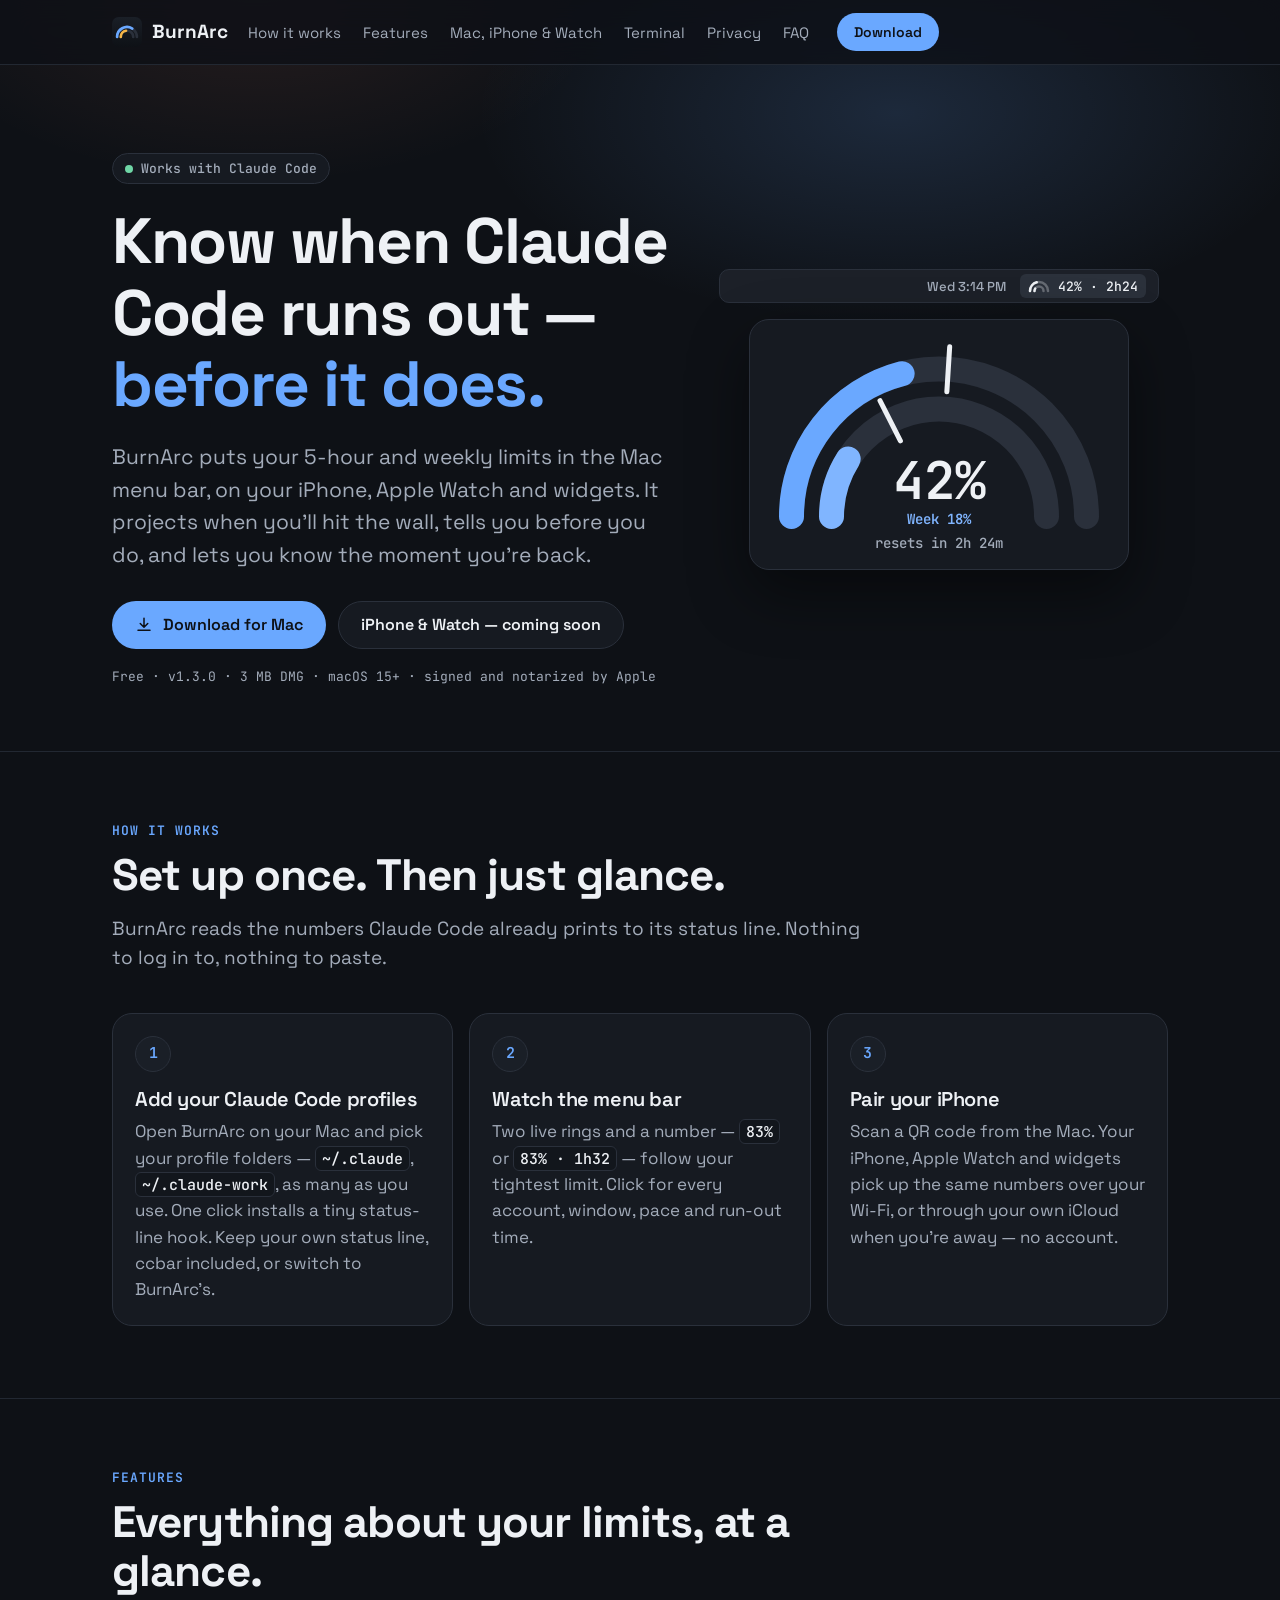
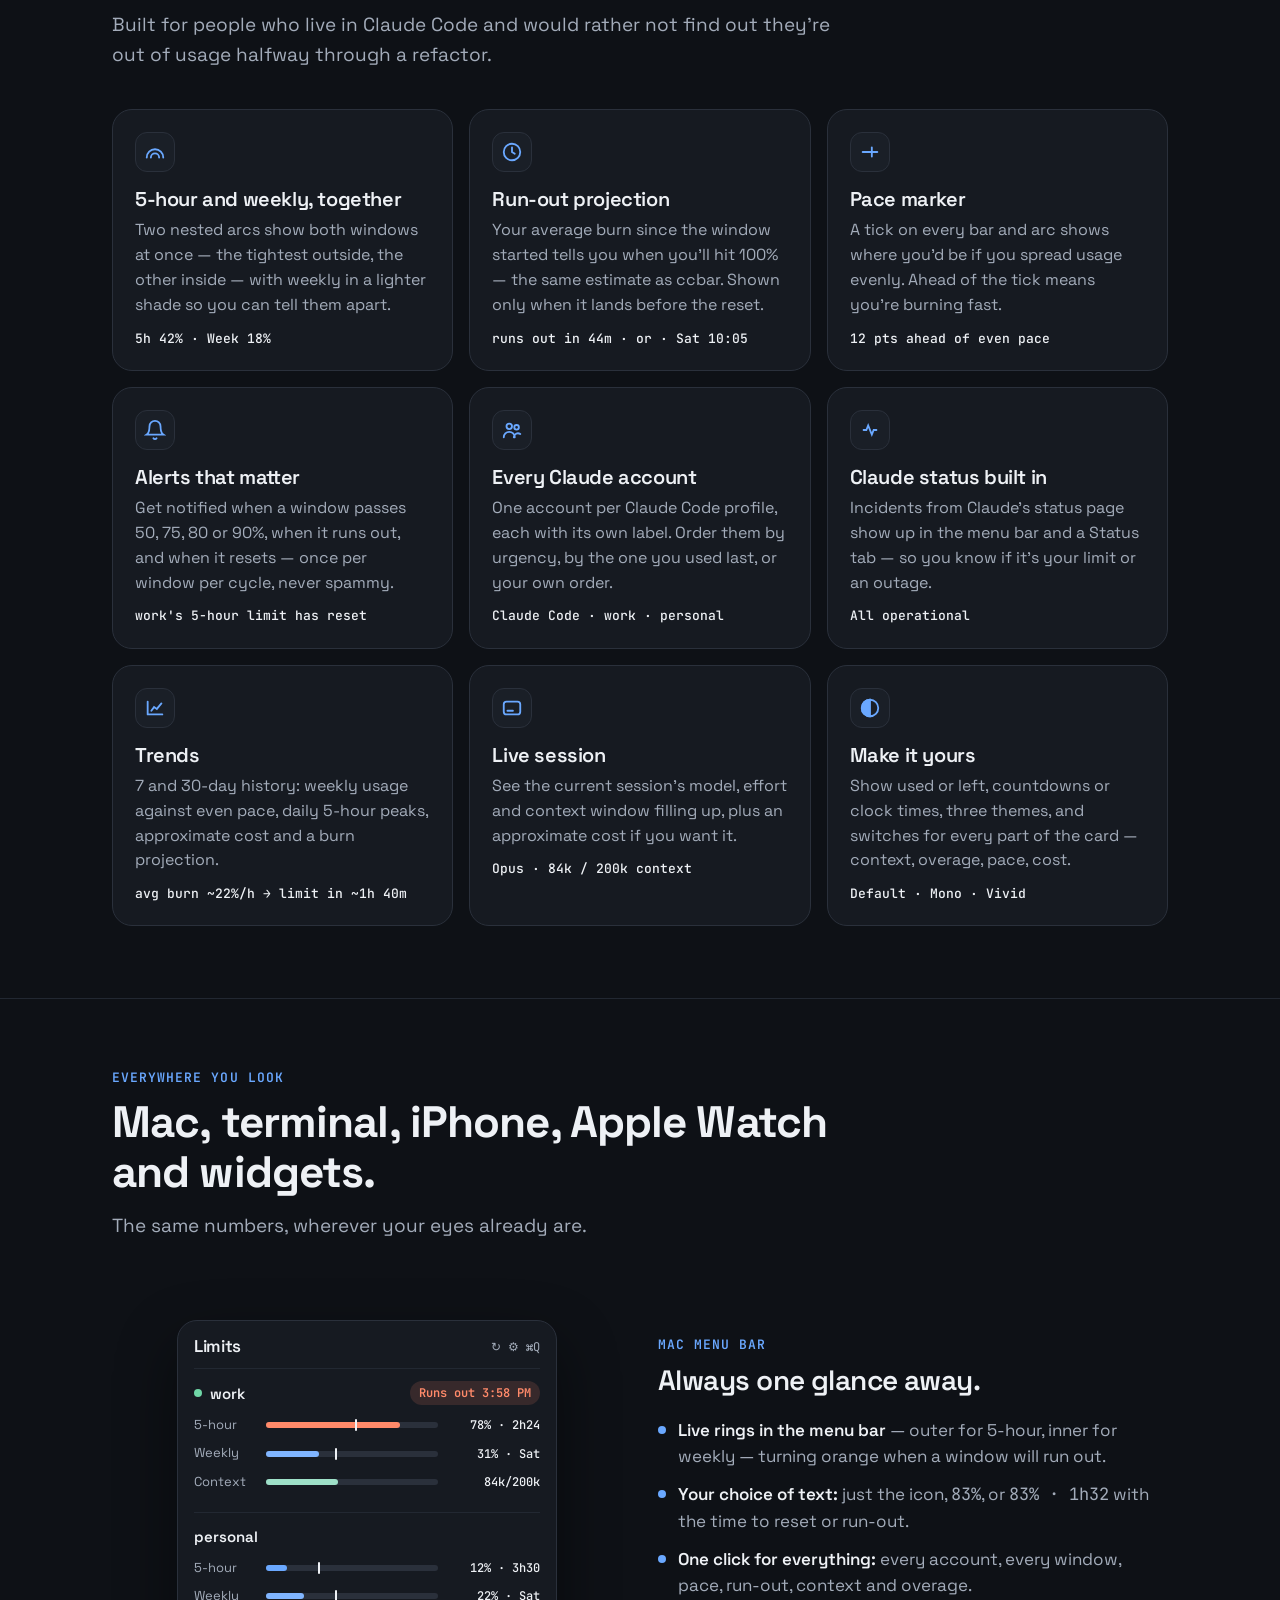
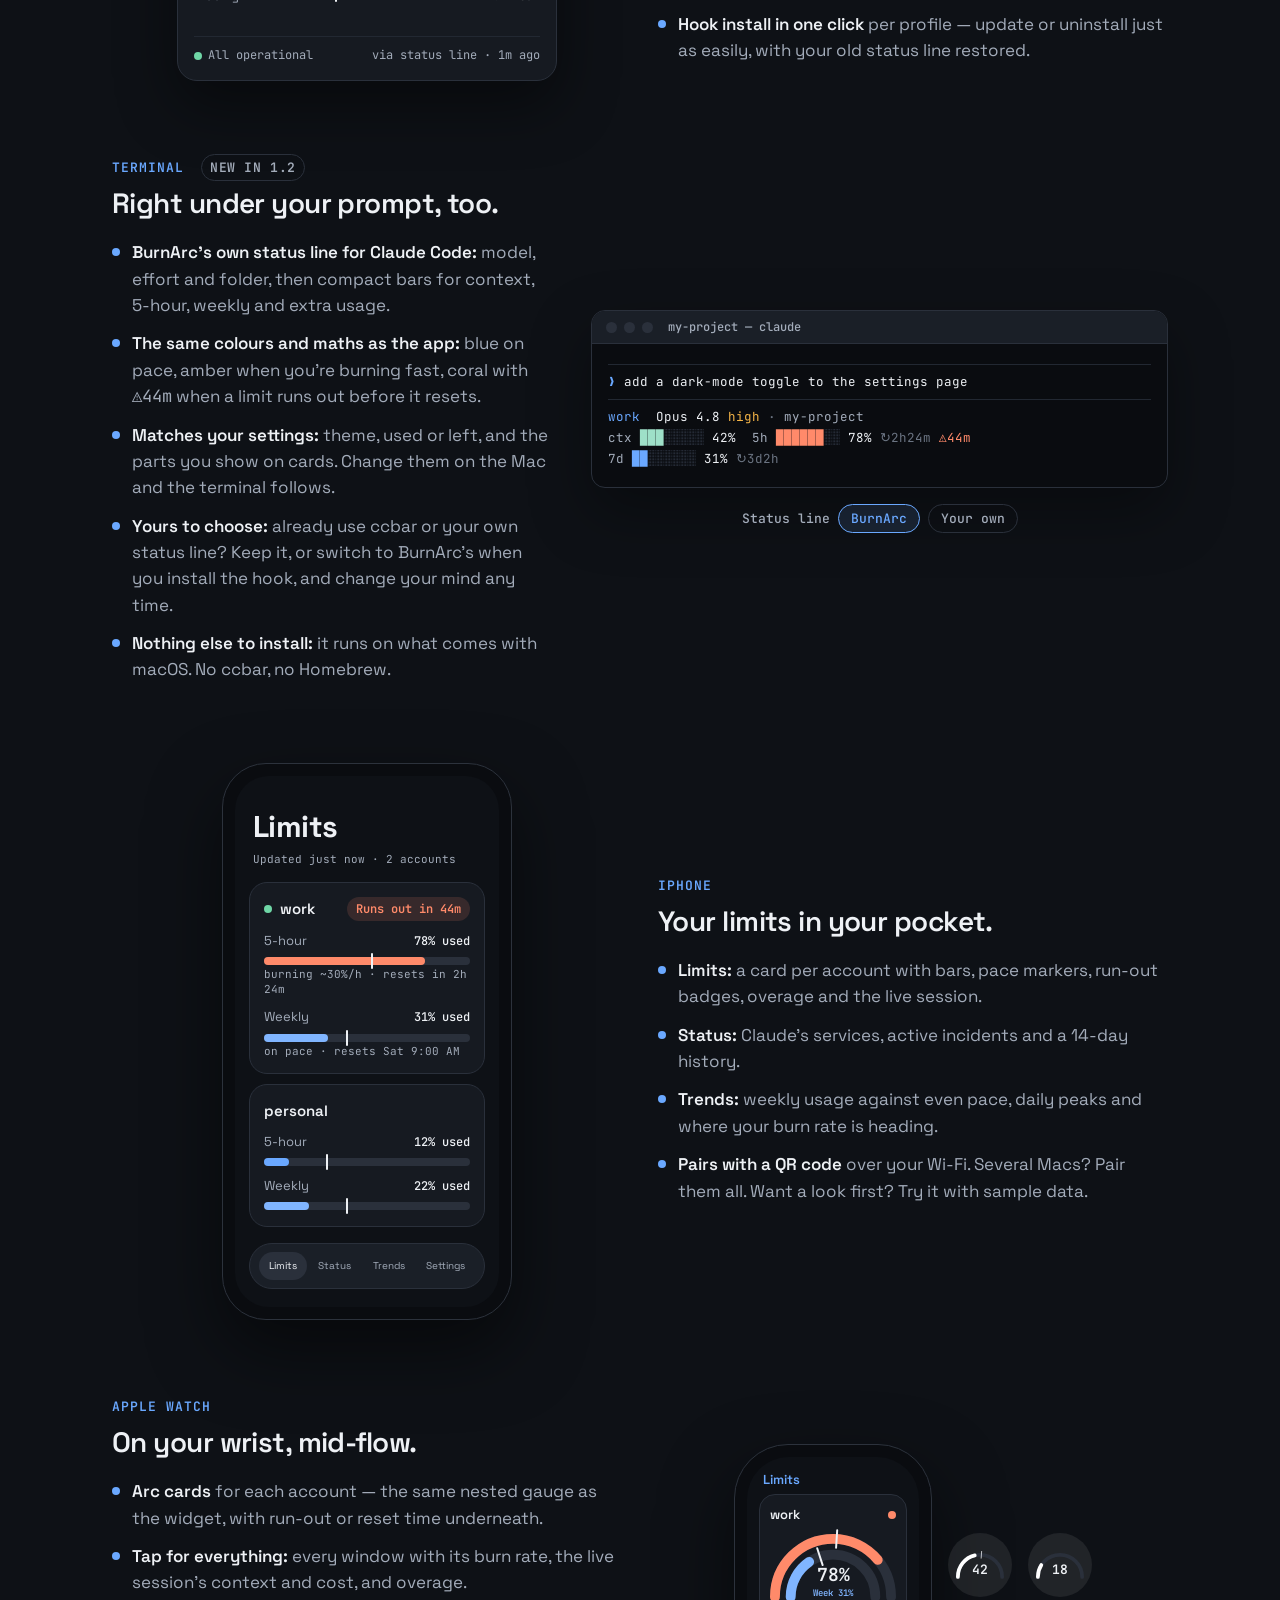
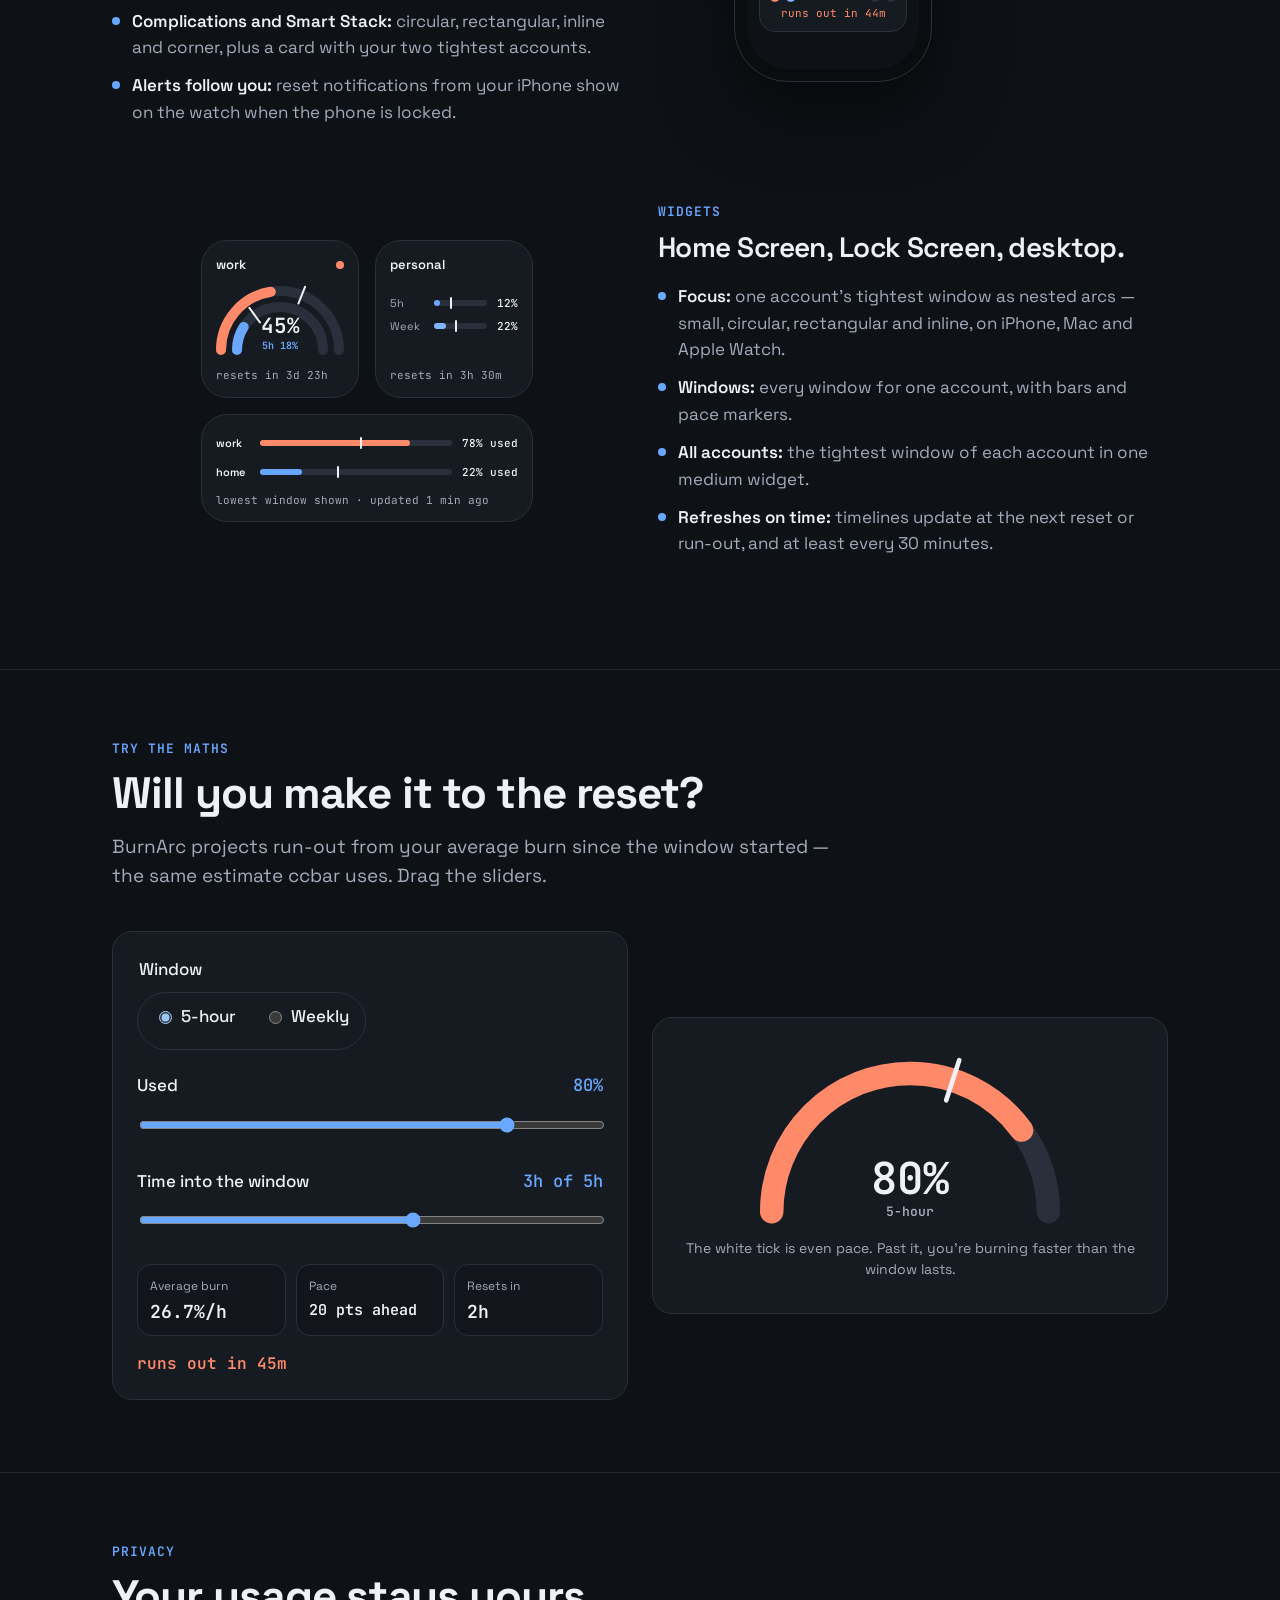
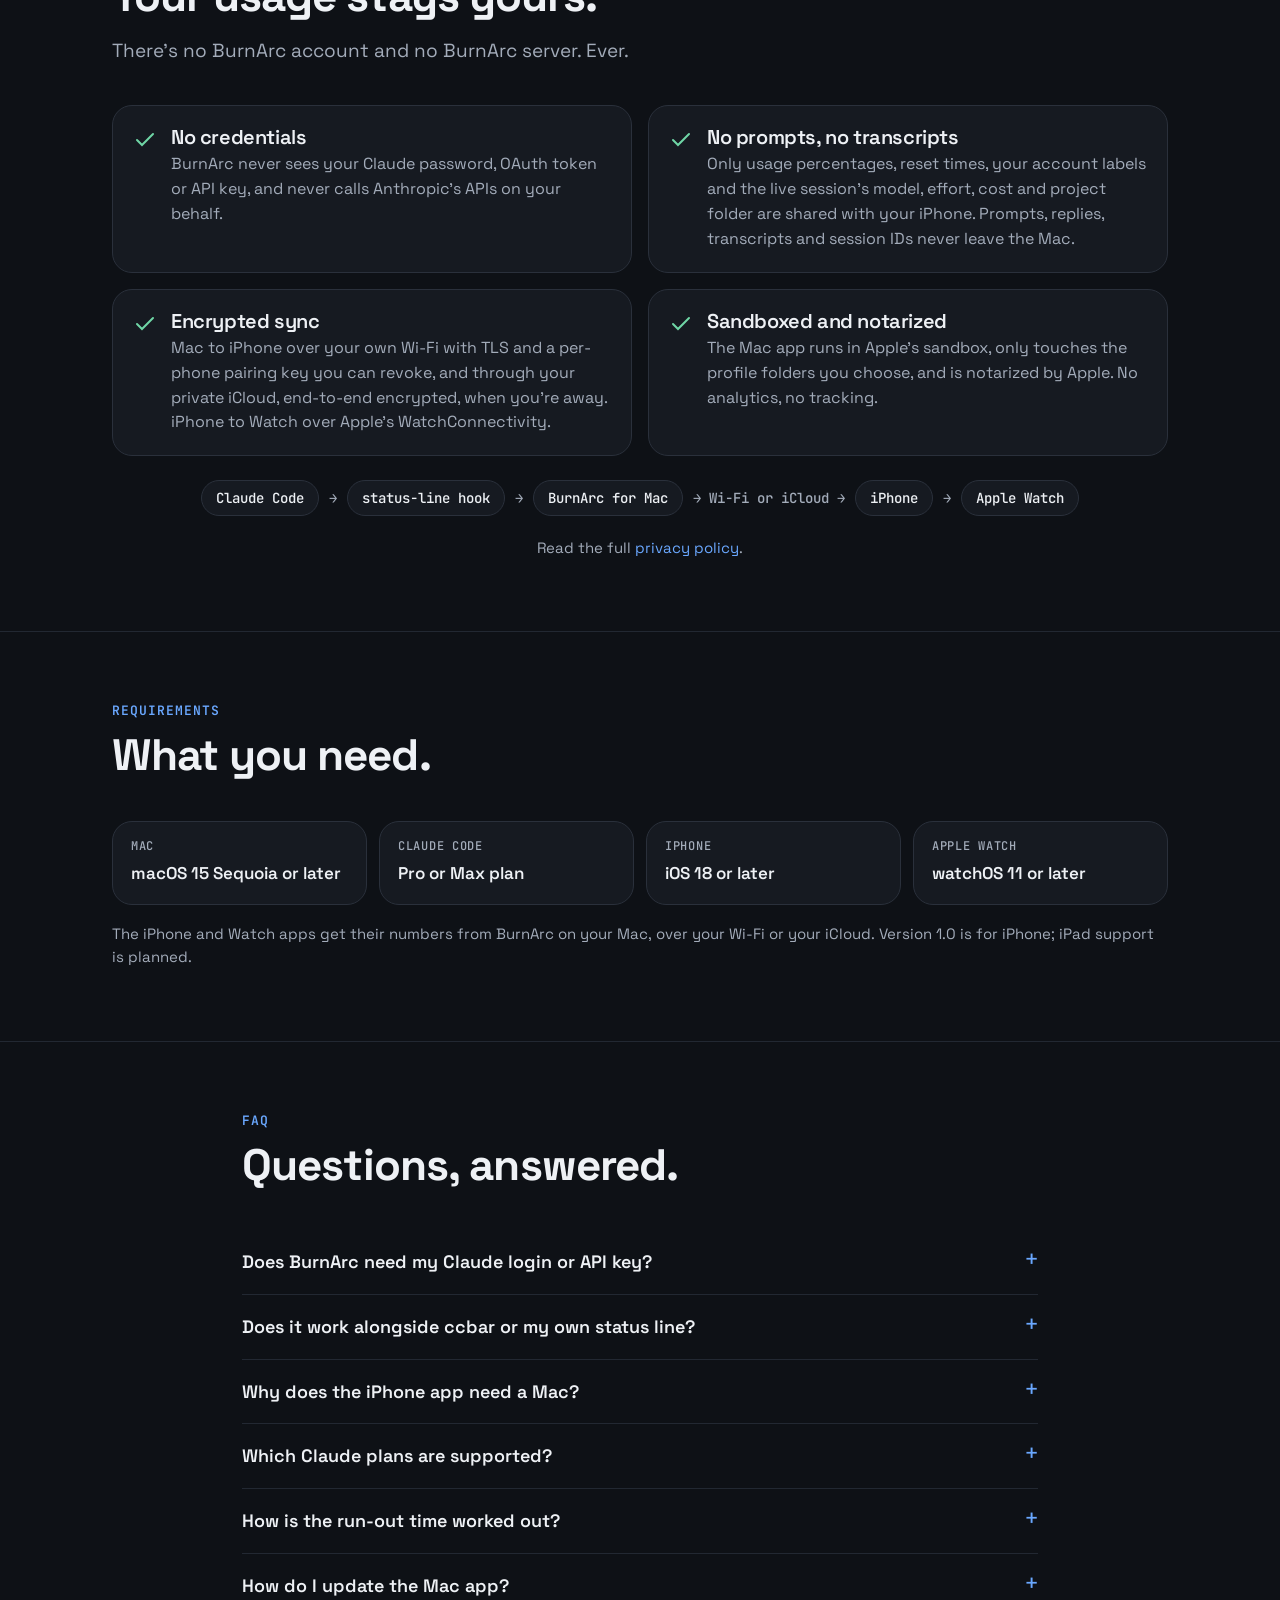
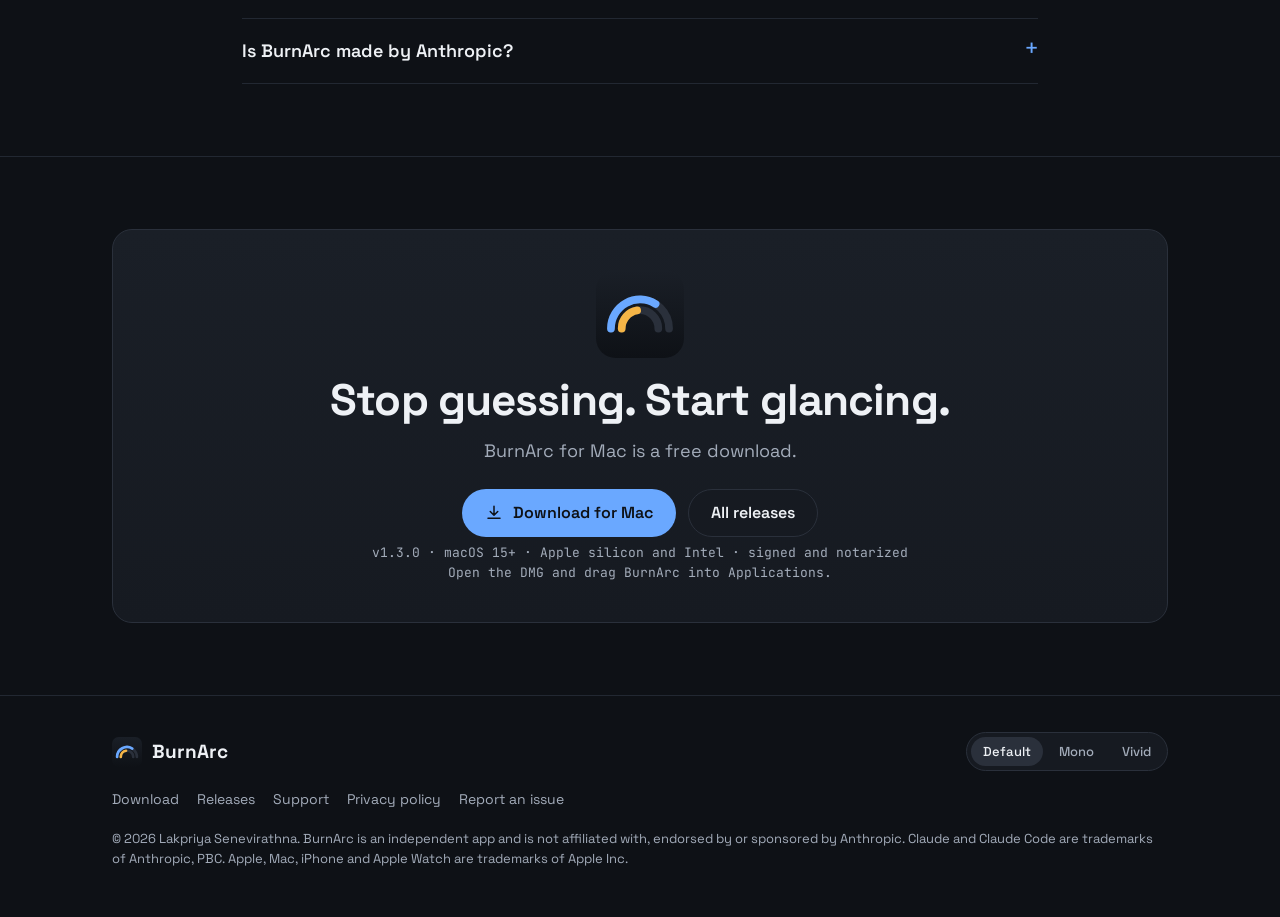
<file: index.html>
<!doctype html>
<html lang="en">
<head>
<meta charset="utf-8">
<meta name="viewport" content="width=device-width, initial-scale=1">
<title>BurnArc — Claude Code usage limits in your Mac menu bar, iPhone and Apple Watch</title>
<meta name="description" content="BurnArc shows your Claude Code 5-hour and weekly limits live in the Mac menu bar, on iPhone, Apple Watch and widgets — with run-out projections, pace markers and alerts. No account, no BurnArc server.">
<link rel="canonical" href="https://lakpriya1s.github.io/burnarc/">
<meta name="theme-color" content="#0E1116">
<meta name="color-scheme" content="dark">
<meta name="robots" content="index, follow">
<meta property="og:type" content="website">
<meta property="og:site_name" content="BurnArc">
<meta property="og:title" content="BurnArc — know when Claude Code runs out, before it does">
<meta property="og:description" content="Live 5-hour and weekly Claude Code limits in your Mac menu bar, on iPhone, Apple Watch and widgets. Run-out projections, pace markers, alerts. Private by design.">
<meta property="og:url" content="https://lakpriya1s.github.io/burnarc/">
<meta property="og:image" content="https://lakpriya1s.github.io/burnarc/assets/og.png">
<meta property="og:image:width" content="1200">
<meta property="og:image:height" content="630">
<meta property="og:image:alt" content="BurnArc's two-arc usage gauge next to the Mac menu bar reading 78% · out 44m">
<meta name="twitter:card" content="summary_large_image">
<meta name="twitter:title" content="BurnArc — know when Claude Code runs out, before it does">
<meta name="twitter:description" content="Live Claude Code limits in your Mac menu bar, iPhone, Apple Watch and widgets.">
<meta name="twitter:image" content="https://lakpriya1s.github.io/burnarc/assets/og.png">
<link rel="icon" href="assets/icon.svg" type="image/svg+xml">
<link rel="icon" href="assets/favicon-32.png" sizes="32x32" type="image/png">
<link rel="apple-touch-icon" href="assets/apple-touch-icon.png">
<link rel="preconnect" href="https://fonts.googleapis.com">
<link rel="preconnect" href="https://fonts.gstatic.com" crossorigin>
<link href="https://fonts.googleapis.com/css2?family=JetBrains+Mono:wght@400;500;600&family=Space+Grotesk:wght@400;500;600;700&display=swap" rel="stylesheet">
<link rel="stylesheet" href="assets/site.css?v=4">
<script>document.documentElement.classList.add("js");try{var t=localStorage.getItem("burnarc.theme");if(t&&t!=="default")document.documentElement.setAttribute("data-theme",t)}catch(e){}</script>
<script type="application/ld+json">
{
  "@context": "https://schema.org",
  "@type": "SoftwareApplication",
  "name": "BurnArc",
  "alternateName": "BurnArc - AI Usage Limits",
  "description": "Shows Claude Code's 5-hour and weekly usage limits live in the Mac menu bar, on iPhone, Apple Watch and widgets, with run-out projections, pace markers and alerts.",
  "applicationCategory": "DeveloperApplication",
  "operatingSystem": "macOS 15 or later, iOS 18 or later, watchOS 11 or later",
  "url": "https://lakpriya1s.github.io/burnarc/",
  "downloadUrl": "https://github.com/lakpriya1s/burnarc/releases/latest/download/BurnArc.dmg",
  "softwareVersion": "1.3.0",
  "image": "https://lakpriya1s.github.io/burnarc/assets/icon-512.png",
  "screenshot": "https://lakpriya1s.github.io/burnarc/assets/og.png",
  "offers": { "@type": "Offer", "price": "0", "priceCurrency": "USD" },
  "author": { "@type": "Person", "name": "Lakpriya Senevirathna" },
  "publisher": { "@type": "Person", "name": "Lakpriya Senevirathna" }
}
</script>
<script type="application/ld+json">
{
  "@context": "https://schema.org",
  "@type": "FAQPage",
  "mainEntity": [
    { "@type": "Question", "name": "Does BurnArc need my Claude login or API key?",
      "acceptedAnswer": { "@type": "Answer", "text": "No. BurnArc never asks for your Claude password, OAuth token or API key. It reads the usage figures Claude Code already gives its status line, through a small hook in the Claude Code profiles you choose." } },
    { "@type": "Question", "name": "Does it work alongside ccbar or my own status line?",
      "acceptedAnswer": { "@type": "Answer", "text": "Yes. The hook records the status-line data, then runs your existing status line command with the same input, so your terminal looks exactly as before. Or switch to BurnArc's own status line instead, per profile, and back again. Uninstalling restores your original setting." } },
    { "@type": "Question", "name": "Why does the iPhone app need a Mac?",
      "acceptedAnswer": { "@type": "Answer", "text": "Claude Code runs on your Mac, so that's where the usage numbers are. The Mac app shares them with your iPhone over your Wi-Fi or through your own private iCloud, and the iPhone passes them to your Apple Watch. There's no BurnArc server in between." } },
    { "@type": "Question", "name": "Which Claude plans are supported?",
      "acceptedAnswer": { "@type": "Answer", "text": "Claude Code reports plan limits for Pro and Max subscriptions, so that's where BurnArc shows 5-hour and weekly windows. Other accounts appear with no plan limits reported." } },
    { "@type": "Question", "name": "Is BurnArc made by Anthropic?",
      "acceptedAnswer": { "@type": "Answer", "text": "No. BurnArc is an independent app by Lakpriya Senevirathna that works with Claude Code. It isn't affiliated with or endorsed by Anthropic." } },
    { "@type": "Question", "name": "How do I update the Mac app?",
      "acceptedAnswer": { "@type": "Answer", "text": "Download the latest DMG from this site and drag BurnArc into Applications to replace the old copy. Your settings, accounts and pairings are kept." } }
  ]
}
</script>
</head>
<body>
<a class="skip" href="#main">Skip to content</a>

<header class="nav">
  <div class="wrap">
    <a class="brand" href="./" aria-label="BurnArc home"><img src="assets/icon.svg" alt="" width="30" height="30">BurnArc</a>
    <nav aria-label="Primary">
      <ul>
        <li><a href="#how">How it works</a></li>
        <li><a href="#features">Features</a></li>
        <li><a href="#everywhere">Mac, iPhone &amp; Watch</a></li>
        <li><a href="#terminal">Terminal</a></li>
        <li><a href="#privacy">Privacy</a></li>
        <li><a href="#faq">FAQ</a></li>
      </ul>
    </nav>
    <a class="btn btn-primary btn-small" href="#download">Download</a>
  </div>
</header>

<main id="main">
  <!-- Hero -->
  <section class="hero" aria-labelledby="hero-title">
    <div class="wrap">
      <div>
        <span class="eyebrow"><span class="dot" aria-hidden="true"></span>Works with Claude Code</span>
        <h1 id="hero-title">Know when Claude Code runs out — <span>before it does.</span></h1>
        <p class="lede">BurnArc puts your 5-hour and weekly limits in the Mac menu bar, on your iPhone, Apple Watch and widgets. It projects when you'll hit the wall, tells you before you do, and lets you know the moment you're back.</p>
        <div class="cta">
          <a class="btn btn-primary" href="https://github.com/lakpriya1s/burnarc/releases/latest/download/BurnArc.dmg" data-download>
            <svg viewBox="0 0 24 24" fill="none" stroke="currentColor" stroke-width="2" stroke-linecap="round" stroke-linejoin="round" aria-hidden="true"><path d="M12 3v12m0 0l-5-5m5 5l5-5M4 19h16"/></svg>
            Download for Mac
          </a>
          <a class="btn btn-ghost" href="#everywhere">iPhone &amp; Watch — coming soon</a>
          <p class="cta-note">Free · v1.3.0 · 3 MB DMG · macOS 15+ · signed and notarized by Apple</p>
        </div>
      </div>
      <div class="stage" aria-label="Animated preview of BurnArc">
        <div class="menubar" aria-hidden="true">
          <span class="faint">Wed 3:14 PM</span>
          <span class="item active"><svg class="tray" data-hero-tray viewBox="0 0 24 16"></svg><span class="mono" data-hero-title>42% · 2h24</span></span>
        </div>
        <div class="card popover">
          <div class="hero-gauge gauge" style="margin: 8px auto 4px">
            <div class="g-num"><b>42%</b><span class="g-sub">Week 18%</span></div>
          </div>
          <p class="hero-caption" aria-live="polite">resets in 2h 24m</p>
        </div>
      </div>
    </div>
  </section>

  <!-- How it works -->
  <section id="how" class="band" aria-labelledby="how-title">
    <div class="wrap">
      <div class="section-head reveal">
        <span class="kicker">How it works</span>
        <h2 id="how-title">Set up once. Then just glance.</h2>
        <p>BurnArc reads the numbers Claude Code already prints to its status line. Nothing to log in to, nothing to paste.</p>
      </div>
      <ol class="steps" style="list-style:none;padding:0;margin:0">
        <li class="card step reveal">
          <h3>Add your Claude Code profiles</h3>
          <p>Open BurnArc on your Mac and pick your profile folders — <code>~/.claude</code>, <code>~/.claude-work</code>, as many as you use. One click installs a tiny status-line hook. Keep your own status line, ccbar included, or switch to BurnArc's.</p>
        </li>
        <li class="card step reveal">
          <h3>Watch the menu bar</h3>
          <p>Two live rings and a number — <code>83%</code> or <code>83% · 1h32</code> — follow your tightest limit. Click for every account, window, pace and run-out time.</p>
        </li>
        <li class="card step reveal">
          <h3>Pair your iPhone</h3>
          <p>Scan a QR code from the Mac. Your iPhone, Apple Watch and widgets pick up the same numbers over your Wi-Fi, or through your own iCloud when you're away — no account.</p>
        </li>
      </ol>
    </div>
  </section>

  <!-- Features -->
  <section id="features" class="band" aria-labelledby="features-title">
    <div class="wrap">
      <div class="section-head reveal">
        <span class="kicker">Features</span>
        <h2 id="features-title">Everything about your limits, at a glance.</h2>
        <p>Built for people who live in Claude Code and would rather not find out they're out of usage halfway through a refactor.</p>
      </div>
      <div class="grid">
        <article class="card feature reveal">
          <div class="ico"><svg viewBox="0 0 24 24" fill="none" stroke="currentColor" stroke-width="2" stroke-linecap="round" aria-hidden="true"><path d="M3 18a9 9 0 0 1 18 0"/><path d="M7.5 18a4.5 4.5 0 0 1 9 0"/></svg></div>
          <h3>5-hour and weekly, together</h3>
          <p>Two nested arcs show both windows at once — the tightest outside, the other inside — with weekly in a lighter shade so you can tell them apart.</p>
          <p class="eg">5h 42% · Week 18%</p>
        </article>
        <article class="card feature reveal">
          <div class="ico"><svg viewBox="0 0 24 24" fill="none" stroke="currentColor" stroke-width="2" stroke-linecap="round" aria-hidden="true"><path d="M12 7v5l3 2"/><circle cx="12" cy="12" r="9"/></svg></div>
          <h3>Run-out projection</h3>
          <p>Your average burn since the window started tells you when you'll hit 100% — the same estimate as ccbar. Shown only when it lands before the reset.</p>
          <p class="eg">runs out in 44m · or · Sat 10:05</p>
        </article>
        <article class="card feature reveal">
          <div class="ico"><svg viewBox="0 0 24 24" fill="none" stroke="currentColor" stroke-width="2" stroke-linecap="round" aria-hidden="true"><path d="M4 12h16"/><path d="M14 7v10"/></svg></div>
          <h3>Pace marker</h3>
          <p>A tick on every bar and arc shows where you'd be if you spread usage evenly. Ahead of the tick means you're burning fast.</p>
          <p class="eg">12 pts ahead of even pace</p>
        </article>
        <article class="card feature reveal">
          <div class="ico"><svg viewBox="0 0 24 24" fill="none" stroke="currentColor" stroke-width="2" stroke-linecap="round" aria-hidden="true"><path d="M6 8a6 6 0 0 1 12 0c0 7 3 9 3 9H3s3-2 3-9"/><path d="M10.3 21a1.94 1.94 0 0 0 3.4 0"/></svg></div>
          <h3>Alerts that matter</h3>
          <p>Get notified when a window passes 50, 75, 80 or 90%, when it runs out, and when it resets — once per window per cycle, never spammy.</p>
          <p class="eg">work's 5-hour limit has reset</p>
        </article>
        <article class="card feature reveal">
          <div class="ico"><svg viewBox="0 0 24 24" fill="none" stroke="currentColor" stroke-width="2" stroke-linecap="round" aria-hidden="true"><circle cx="9" cy="8" r="3"/><circle cx="17" cy="9" r="2.5"/><path d="M3 20a6 6 0 0 1 12 0M14 20a4.5 4.5 0 0 1 7-3.7"/></svg></div>
          <h3>Every Claude account</h3>
          <p>One account per Claude Code profile, each with its own label. Order them by urgency, by the one you used last, or your own order.</p>
          <p class="eg">Claude Code · work · personal</p>
        </article>
        <article class="card feature reveal">
          <div class="ico"><svg viewBox="0 0 24 24" fill="none" stroke="currentColor" stroke-width="2" stroke-linecap="round" aria-hidden="true"><path d="M5 12h3l2-5 4 10 2-5h3"/></svg></div>
          <h3>Claude status built in</h3>
          <p>Incidents from Claude's status page show up in the menu bar and a Status tab — so you know if it's your limit or an outage.</p>
          <p class="eg">All operational</p>
        </article>
        <article class="card feature reveal">
          <div class="ico"><svg viewBox="0 0 24 24" fill="none" stroke="currentColor" stroke-width="2" stroke-linecap="round" aria-hidden="true"><path d="M4 19V5M4 19h16"/><path d="M8 15l3-4 3 2 5-6"/></svg></div>
          <h3>Trends</h3>
          <p>7 and 30-day history: weekly usage against even pace, daily 5-hour peaks, approximate cost and a burn projection.</p>
          <p class="eg">avg burn ~22%/h → limit in ~1h 40m</p>
        </article>
        <article class="card feature reveal">
          <div class="ico"><svg viewBox="0 0 24 24" fill="none" stroke="currentColor" stroke-width="2" stroke-linecap="round" aria-hidden="true"><rect x="3" y="5" width="18" height="14" rx="3"/><path d="M7 15h6"/></svg></div>
          <h3>Live session</h3>
          <p>See the current session's model, effort and context window filling up, plus an approximate cost if you want it.</p>
          <p class="eg">Opus · 84k / 200k context</p>
        </article>
        <article class="card feature reveal">
          <div class="ico"><svg viewBox="0 0 24 24" fill="none" stroke="currentColor" stroke-width="2" stroke-linecap="round" aria-hidden="true"><circle cx="12" cy="12" r="9"/><path d="M12 3a9 9 0 0 0 0 18z" fill="currentColor"/></svg></div>
          <h3>Make it yours</h3>
          <p>Show used or left, countdowns or clock times, three themes, and switches for every part of the card — context, overage, pace, cost.</p>
          <p class="eg">Default · Mono · Vivid</p>
        </article>
      </div>
    </div>
  </section>

  <!-- Surfaces -->
  <section id="everywhere" class="band" aria-labelledby="everywhere-title">
    <div class="wrap">
      <div class="section-head reveal">
        <span class="kicker">Everywhere you look</span>
        <h2 id="everywhere-title">Mac, terminal, iPhone, Apple Watch and widgets.</h2>
        <p>The same numbers, wherever your eyes already are.</p>
      </div>

      <div class="show reveal">
        <div class="visual">
          <div class="card popover" aria-label="BurnArc menu-bar popover on the Mac">
            <div class="pop-head"><h3>Limits</h3><span class="muted mono" style="font-size:12px">↻ ⚙ ⌘Q</span></div>
            <div class="acct">
              <div class="acct-row"><span class="dot" aria-hidden="true"></span><span class="acct-name">work</span><span class="pill">Runs out 3:58 PM</span></div>
              <div class="win"><span class="label">5-hour</span><span class="bar"><i style="width:78%;background:var(--danger)"></i><b style="left:52%"></b></span><span class="val">78% · 2h24</span></div>
              <div class="win"><span class="label">Weekly</span><span class="bar"><i style="width:31%;background:var(--weekly)"></i><b style="left:40%"></b></span><span class="val">31% · Sat</span></div>
              <div class="win"><span class="label">Context</span><span class="bar"><i style="width:42%;background:var(--context)"></i></span><span class="val">84k/200k</span></div>
            </div>
            <div class="acct">
              <div class="acct-row"><span class="acct-name">personal</span></div>
              <div class="win"><span class="label">5-hour</span><span class="bar"><i style="width:12%"></i><b style="left:30%"></b></span><span class="val">12% · 3h30</span></div>
              <div class="win"><span class="label">Weekly</span><span class="bar"><i style="width:22%;background:var(--weekly)"></i><b style="left:40%"></b></span><span class="val">22% · Sat</span></div>
            </div>
            <div class="pop-foot"><span><span class="dot" aria-hidden="true"></span>All operational</span><span>via status line · 1m ago</span></div>
          </div>
        </div>
        <div>
          <span class="kicker">Mac menu bar</span>
          <h3 style="font-size:28px">Always one glance away.</h3>
          <ul>
            <li><span><strong>Live rings in the menu bar</strong> — outer for 5-hour, inner for weekly — turning orange when a window will run out.</span></li>
            <li><span><strong>Your choice of text:</strong> just the icon, <span class="mono">83%</span>, or <span class="mono">83% · 1h32</span> with the time to reset or run-out.</span></li>
            <li><span><strong>One click for everything:</strong> every account, every window, pace, run-out, context and overage.</span></li>
            <li><span><strong>Hook install in one click</strong> per profile — update or uninstall just as easily, with your old status line restored.</span></li>
          </ul>
        </div>
      </div>

      <div class="show flip reveal" id="terminal">
        <div class="visual">
          <div class="term" role="img" aria-label="Claude Code in a terminal with BurnArc's status line: work, Opus, high effort, in my-project. Context 42%, 5-hour 78% with a reset in 2h24m and a warning it runs out in 44m, weekly 31% resetting in 3 days.">
            <div class="term-bar" aria-hidden="true"><i></i><i></i><i></i><span>my-project — claude</span></div>
            <div class="term-body" aria-hidden="true">
              <p class="t-rule"></p>
              <p><span class="t-acc">❯</span> add a dark-mode toggle to the settings page</p>
              <p class="t-rule"></p>
              <p><span class="t-acc">work</span>  <span class="t-txt">Opus 4.8</span> <span class="t-warn">high</span> <span class="t-dim">·</span> <span class="t-mut">my-project</span></p>
              <p class="t-line"><span class="seg"><span class="t-mut">ctx</span> <span class="t-ctx">███</span><span class="t-trk">░░░░░</span> 42%</span> <span class="seg"><span class="t-mut">5h</span> <span class="t-dan">██████</span><span class="t-trk">░░</span> 78% <span class="t-dim">↻2h24m</span> <span class="t-dan">⚠44m</span></span> <span class="seg"><span class="t-mut">7d</span> <span class="t-acc">██</span><span class="t-trk">░░░░░░</span> 31% <span class="t-dim">↻3d2h</span></span></p>
            </div>
          </div>
          <div class="term-choice" aria-hidden="true">
            <span class="muted">Status line</span><span class="chip on">BurnArc</span><span class="chip">Your own</span>
          </div>
        </div>
        <div>
          <span class="kicker">Terminal <span class="soon">New in 1.2</span></span>
          <h3 style="font-size:28px">Right under your prompt, too.</h3>
          <ul>
            <li><span><strong>BurnArc's own status line for Claude Code:</strong> model, effort and folder, then compact bars for context, 5-hour, weekly and extra usage.</span></li>
            <li><span><strong>The same colours and maths as the app:</strong> blue on pace, amber when you're burning fast, coral with <span class="mono">⚠44m</span> when a limit runs out before it resets.</span></li>
            <li><span><strong>Matches your settings:</strong> theme, used or left, and the parts you show on cards. Change them on the Mac and the terminal follows.</span></li>
            <li><span><strong>Yours to choose:</strong> already use ccbar or your own status line? Keep it, or switch to BurnArc's when you install the hook, and change your mind any time.</span></li>
            <li><span><strong>Nothing else to install:</strong> it runs on what comes with macOS. No ccbar, no Homebrew.</span></li>
          </ul>
        </div>
      </div>

      <div class="show reveal">
        <div class="visual">
          <div class="phone" aria-label="BurnArc on iPhone, Limits tab">
            <div class="screen">
              <h4>Limits</h4>
              <p class="sub">Updated just now · 2 accounts</p>
              <div class="card">
                <div class="acct-row" style="margin:0"><span class="dot" aria-hidden="true"></span><span class="acct-name">work</span><span class="pill">Runs out in 44m</span></div>
                <div class="win"><span class="label">5-hour</span><span class="val">78% used</span><span class="bar"><i style="width:78%;background:var(--danger)"></i><b style="left:52%"></b></span></div>
                <p class="cap">burning ~30%/h · resets in 2h 24m</p>
                <div class="win"><span class="label">Weekly</span><span class="val">31% used</span><span class="bar"><i style="width:31%;background:var(--weekly)"></i><b style="left:40%"></b></span></div>
                <p class="cap">on pace · resets Sat 9:00 AM</p>
              </div>
              <div class="card">
                <div class="acct-row" style="margin:0"><span class="acct-name">personal</span></div>
                <div class="win"><span class="label">5-hour</span><span class="val">12% used</span><span class="bar"><i style="width:12%"></i><b style="left:30%"></b></span></div>
                <div class="win"><span class="label">Weekly</span><span class="val">22% used</span><span class="bar"><i style="width:22%;background:var(--weekly)"></i><b style="left:40%"></b></span></div>
              </div>
              <div class="tabbar" aria-hidden="true"><span class="on">Limits</span><span>Status</span><span>Trends</span><span>Settings</span></div>
            </div>
          </div>
        </div>
        <div>
          <span class="kicker">iPhone</span>
          <h3 style="font-size:28px">Your limits in your pocket.</h3>
          <ul>
            <li><span><strong>Limits:</strong> a card per account with bars, pace markers, run-out badges, overage and the live session.</span></li>
            <li><span><strong>Status:</strong> Claude's services, active incidents and a 14-day history.</span></li>
            <li><span><strong>Trends:</strong> weekly usage against even pace, daily peaks and where your burn rate is heading.</span></li>
            <li><span><strong>Pairs with a QR code</strong> over your Wi-Fi. Several Macs? Pair them all. Want a look first? Try it with sample data.</span></li>
          </ul>
        </div>
      </div>

      <div class="show flip reveal">
        <div class="visual" style="align-items:center">
          <div class="watch" aria-label="BurnArc on Apple Watch">
            <div class="screen">
              <p class="title">Limits</p>
              <div class="card">
                <div class="acct-row" style="margin:0 0 4px"><span class="acct-name" style="font-size:13px">work</span><span class="dot" style="margin-left:auto;background:var(--danger)" aria-hidden="true"></span></div>
                <div class="gauge" data-o="0.78" data-oc="var(--danger)" data-op="0.52" data-i="0.31" data-ip="0.4">
                  <div class="g-num" style="font-size:18px"><b>78%</b><span class="g-sub" style="font-size:9px">Week 31%</span></div>
                </div>
                <p class="cap" style="text-align:center;margin-top:4px;color:var(--danger)">runs out in 44m</p>
              </div>
            </div>
          </div>
          <div class="lock" aria-hidden="true">
            <div class="circ"><div class="gauge" style="width:48px" data-o="0.42" data-oc="#fff" data-op="0.52"><div class="g-num" style="font-size:13px"><b>42</b></div></div></div>
            <div class="circ"><div class="gauge" style="width:48px" data-o="0.18" data-oc="#fff"><div class="g-num" style="font-size:13px"><b>18</b></div></div></div>
          </div>
        </div>
        <div>
          <span class="kicker">Apple Watch</span>
          <h3 style="font-size:28px">On your wrist, mid-flow.</h3>
          <ul>
            <li><span><strong>Arc cards</strong> for each account — the same nested gauge as the widget, with run-out or reset time underneath.</span></li>
            <li><span><strong>Tap for everything:</strong> every window with its burn rate, the live session's context and cost, and overage.</span></li>
            <li><span><strong>Complications and Smart Stack:</strong> circular, rectangular, inline and corner, plus a card with your two tightest accounts.</span></li>
            <li><span><strong>Alerts follow you:</strong> reset notifications from your iPhone show on the watch when the phone is locked.</span></li>
          </ul>
        </div>
      </div>

      <div class="show reveal">
        <div class="visual">
          <div class="widgets" aria-label="BurnArc widgets">
            <div class="widget">
              <div class="w-head">work<span class="dot" style="background:var(--danger)" aria-hidden="true"></span></div>
              <div class="gauge" data-o="0.45" data-oc="var(--danger)" data-op="0.62" data-i="0.18" data-ic="var(--accent)" data-ip="0.3">
                <div class="g-num"><b>45%</b><span class="g-sub" style="color:var(--accent)">5h 18%</span></div>
              </div>
              <p class="w-foot">resets in 3d 23h</p>
            </div>
            <div class="widget">
              <div class="w-head">personal</div>
              <div style="margin:auto 0">
                <div class="win"><span class="label">5h</span><span class="bar"><i style="width:12%"></i><b style="left:30%"></b></span><span class="val">12%</span></div>
                <div class="win"><span class="label">Week</span><span class="bar"><i style="width:22%;background:var(--weekly)"></i><b style="left:40%"></b></span><span class="val">22%</span></div>
              </div>
              <p class="w-foot">resets in 3h 30m</p>
            </div>
            <div class="widget wide">
              <div class="win"><span class="label" style="color:var(--text);font-weight:600">work</span><span class="bar"><i style="width:78%;background:var(--danger)"></i><b style="left:52%"></b></span><span class="val">78% used</span></div>
              <div class="win"><span class="label" style="color:var(--text);font-weight:600">home</span><span class="bar"><i style="width:22%"></i><b style="left:40%"></b></span><span class="val">22% used</span></div>
              <p class="w-foot" style="margin-top:6px">lowest window shown · updated 1 min ago</p>
            </div>
          </div>
        </div>
        <div>
          <span class="kicker">Widgets</span>
          <h3 style="font-size:28px">Home Screen, Lock Screen, desktop.</h3>
          <ul>
            <li><span><strong>Focus:</strong> one account's tightest window as nested arcs — small, circular, rectangular and inline, on iPhone, Mac and Apple Watch.</span></li>
            <li><span><strong>Windows:</strong> every window for one account, with bars and pace markers.</span></li>
            <li><span><strong>All accounts:</strong> the tightest window of each account in one medium widget.</span></li>
            <li><span><strong>Refreshes on time:</strong> timelines update at the next reset or run-out, and at least every 30 minutes.</span></li>
          </ul>
        </div>
      </div>
    </div>
  </section>

  <!-- Demo -->
  <section id="demo" class="band" aria-labelledby="demo-title">
    <div class="wrap">
      <div class="section-head reveal">
        <span class="kicker">Try the maths</span>
        <h2 id="demo-title">Will you make it to the reset?</h2>
        <p>BurnArc projects run-out from your average burn since the window started — the same estimate ccbar uses. Drag the sliders.</p>
      </div>
      <div class="demo reveal">
        <form id="demo-form" class="card" onsubmit="return false">
          <fieldset class="field" style="border:0;padding:0;margin:0 0 22px">
            <legend style="font-weight:500;margin-bottom:10px">Window</legend>
            <div class="themes" role="radiogroup">
              <label style="display:inline-flex;align-items:center;gap:6px;padding:6px 12px;cursor:pointer"><input type="radio" name="window" value="5h" checked> 5-hour</label>
              <label style="display:inline-flex;align-items:center;gap:6px;padding:6px 12px;cursor:pointer"><input type="radio" name="window" value="weekly"> Weekly</label>
            </div>
          </fieldset>
          <div class="field">
            <label for="used">Used <output id="used-out" for="used">80%</output></label>
            <input id="used" type="range" min="0" max="100" step="1" value="80">
          </div>
          <div class="field">
            <label for="elapsed">Time into the window <output id="elapsed-out" for="elapsed">3h of 5h</output></label>
            <input id="elapsed" type="range" min="0.1" max="5" step="0.1" value="3">
          </div>
          <dl class="readout">
            <div><dt>Average burn</dt><dd id="burn">26.7%/h</dd></div>
            <div><dt>Pace</dt><dd id="pace" style="font-size:15px">20 pts ahead</dd></div>
            <div><dt>Resets in</dt><dd id="reset">2h</dd></div>
          </dl>
          <p class="verdict" id="verdict" aria-live="polite">runs out in 45m</p>
        </form>
        <div class="card" style="display:grid;place-items:center;padding:32px">
          <div class="demo-gauge gauge" style="width:min(100%,300px)">
            <div class="g-num" style="font-size:44px"><b>80%</b><span class="g-sub" style="font-size:13px;color:var(--text-2)">5-hour</span></div>
          </div>
          <p class="muted" style="font-size:14px;margin-top:14px;text-align:center">The white tick is even pace. Past it, you're burning faster than the window lasts.</p>
        </div>
      </div>
    </div>
  </section>

  <!-- Privacy -->
  <section id="privacy" class="band" aria-labelledby="privacy-title">
    <div class="wrap">
      <div class="section-head reveal">
        <span class="kicker">Privacy</span>
        <h2 id="privacy-title">Your usage stays yours.</h2>
        <p>There's no BurnArc account and no BurnArc server. Ever.</p>
      </div>
      <div class="privacy-grid">
        <div class="card reveal"><svg viewBox="0 0 24 24" fill="none" stroke="currentColor" stroke-width="2" stroke-linecap="round" aria-hidden="true"><path d="M20 6L9 17l-5-5"/></svg><div><h3>No credentials</h3><p>BurnArc never sees your Claude password, OAuth token or API key, and never calls Anthropic's APIs on your behalf.</p></div></div>
        <div class="card reveal"><svg viewBox="0 0 24 24" fill="none" stroke="currentColor" stroke-width="2" stroke-linecap="round" aria-hidden="true"><path d="M20 6L9 17l-5-5"/></svg><div><h3>No prompts, no transcripts</h3><p>Only usage percentages, reset times, your account labels and the live session's model, effort, cost and project folder are shared with your iPhone. Prompts, replies, transcripts and session IDs never leave the Mac.</p></div></div>
        <div class="card reveal"><svg viewBox="0 0 24 24" fill="none" stroke="currentColor" stroke-width="2" stroke-linecap="round" aria-hidden="true"><path d="M20 6L9 17l-5-5"/></svg><div><h3>Encrypted sync</h3><p>Mac to iPhone over your own Wi-Fi with TLS and a per-phone pairing key you can revoke, and through your private iCloud, end-to-end encrypted, when you're away. iPhone to Watch over Apple's WatchConnectivity.</p></div></div>
        <div class="card reveal"><svg viewBox="0 0 24 24" fill="none" stroke="currentColor" stroke-width="2" stroke-linecap="round" aria-hidden="true"><path d="M20 6L9 17l-5-5"/></svg><div><h3>Sandboxed and notarized</h3><p>The Mac app runs in Apple's sandbox, only touches the profile folders you choose, and is notarized by Apple. No analytics, no tracking.</p></div></div>
      </div>
      <div class="flow reveal" aria-label="Data flow">
        <span class="node">Claude Code</span><span aria-hidden="true">→</span><span class="node">status-line hook</span><span aria-hidden="true">→</span><span class="node">BurnArc for Mac</span><span aria-hidden="true">→ Wi-Fi or iCloud →</span><span class="node">iPhone</span><span aria-hidden="true">→</span><span class="node">Apple Watch</span>
      </div>
      <p class="muted" style="text-align:center;margin-top:20px;font-size:15px">Read the full <a href="privacy.html">privacy policy</a>.</p>
    </div>
  </section>

  <!-- Requirements -->
  <section class="band" aria-labelledby="req-title">
    <div class="wrap">
      <div class="section-head reveal"><span class="kicker">Requirements</span><h2 id="req-title">What you need.</h2></div>
      <dl class="reqs reveal">
        <div class="card"><dt>Mac</dt><dd>macOS 15 Sequoia or later</dd></div>
        <div class="card"><dt>Claude Code</dt><dd>Pro or Max plan</dd></div>
        <div class="card"><dt>iPhone</dt><dd>iOS 18 or later</dd></div>
        <div class="card"><dt>Apple Watch</dt><dd>watchOS 11 or later</dd></div>
      </dl>
      <p class="muted reveal" style="margin-top:16px;font-size:15px">The iPhone and Watch apps get their numbers from BurnArc on your Mac, over your Wi-Fi or your iCloud. Version 1.0 is for iPhone; iPad support is planned.</p>
    </div>
  </section>

  <!-- FAQ -->
  <section id="faq" class="band faq" aria-labelledby="faq-title">
    <div class="wrap" style="max-width:860px">
      <div class="section-head reveal"><span class="kicker">FAQ</span><h2 id="faq-title">Questions, answered.</h2></div>
      <details class="reveal"><summary>Does BurnArc need my Claude login or API key?</summary><p>No. BurnArc never asks for your Claude password, OAuth token or API key. It reads the usage figures Claude Code already gives its status line, through a small hook in the Claude Code profiles you choose.</p></details>
      <details class="reveal"><summary>Does it work alongside ccbar or my own status line?</summary><p>Yes. The hook records the status-line data, then runs your existing status line command with the same input, so your terminal looks exactly as before. Or switch to BurnArc's own status line instead, per profile, and back again. Uninstalling restores your original setting.</p></details>
      <details class="reveal"><summary>Why does the iPhone app need a Mac?</summary><p>Claude Code runs on your Mac, so that's where the usage numbers are. The Mac app shares them with your iPhone over your Wi-Fi or through your own private iCloud, and the iPhone passes them to your Apple Watch. There's no BurnArc server in between.</p></details>
      <details class="reveal"><summary>Which Claude plans are supported?</summary><p>Claude Code reports plan limits for Pro and Max subscriptions, so that's where BurnArc shows 5-hour and weekly windows. Other accounts appear with no plan limits reported.</p></details>
      <details class="reveal"><summary>How is the run-out time worked out?</summary><p>From your average burn since the window started: what's left × time elapsed ÷ what's used — the same estimate as ccbar. It's shown only when it comes before the window resets.</p></details>
      <details class="reveal"><summary>How do I update the Mac app?</summary><p>Download the latest DMG from this site and drag BurnArc into Applications to replace the old copy. Your settings, accounts and pairings are kept.</p></details>
      <details class="reveal"><summary>Is BurnArc made by Anthropic?</summary><p>No. BurnArc is an independent app by Lakpriya Senevirathna that works with Claude Code. It isn't affiliated with or endorsed by Anthropic.</p></details>
    </div>
  </section>

  <!-- Download -->
  <section id="download" class="band download" aria-labelledby="download-title">
    <div class="wrap">
      <div class="card reveal">
        <img src="assets/icon.svg" alt="BurnArc app icon" width="88" height="88">
        <h2 id="download-title">Stop guessing. Start glancing.</h2>
        <p class="muted" style="margin-top:12px;font-size:18px">BurnArc for Mac is a free download.</p>
        <div class="cta">
          <a class="btn btn-primary" href="https://github.com/lakpriya1s/burnarc/releases/latest/download/BurnArc.dmg" data-download>
            <svg viewBox="0 0 24 24" fill="none" stroke="currentColor" stroke-width="2" stroke-linecap="round" stroke-linejoin="round" aria-hidden="true"><path d="M12 3v12m0 0l-5-5m5 5l5-5M4 19h16"/></svg>
            Download for Mac
          </a>
          <a class="btn btn-ghost" href="https://github.com/lakpriya1s/burnarc/releases">All releases</a>
        </div>
        <p class="cta-note">v1.3.0 · macOS 15+ · Apple silicon and Intel · signed and notarized<br>Open the DMG and drag BurnArc into Applications.</p>
      </div>
    </div>
  </section>
</main>

<footer>
  <div class="wrap">
    <div style="display:flex;flex-wrap:wrap;gap:16px;align-items:center;justify-content:space-between">
      <a class="brand" href="./"><img src="assets/icon.svg" alt="" width="30" height="30">BurnArc</a>
      <div class="themes" role="group" aria-label="Theme">
        <button type="button" data-theme="default" aria-pressed="true">Default</button>
        <button type="button" data-theme="mono" aria-pressed="false">Mono</button>
        <button type="button" data-theme="vivid" aria-pressed="false">Vivid</button>
      </div>
    </div>
    <nav aria-label="Footer">
      <a href="#download">Download</a>
      <a href="https://github.com/lakpriya1s/burnarc/releases">Releases</a>
      <a href="support.html">Support</a>
      <a href="privacy.html">Privacy policy</a>
      <a href="https://github.com/lakpriya1s/burnarc/issues">Report an issue</a>
    </nav>
    <p class="fine">© 2026 Lakpriya Senevirathna. BurnArc is an independent app and is not affiliated with, endorsed by or sponsored by Anthropic. Claude and Claude Code are trademarks of Anthropic, PBC. Apple, Mac, iPhone and Apple Watch are trademarks of Apple Inc.</p>
  </div>
</footer>
<script src="assets/site.js?v=4" defer></script>
</body>
</html>
</file>
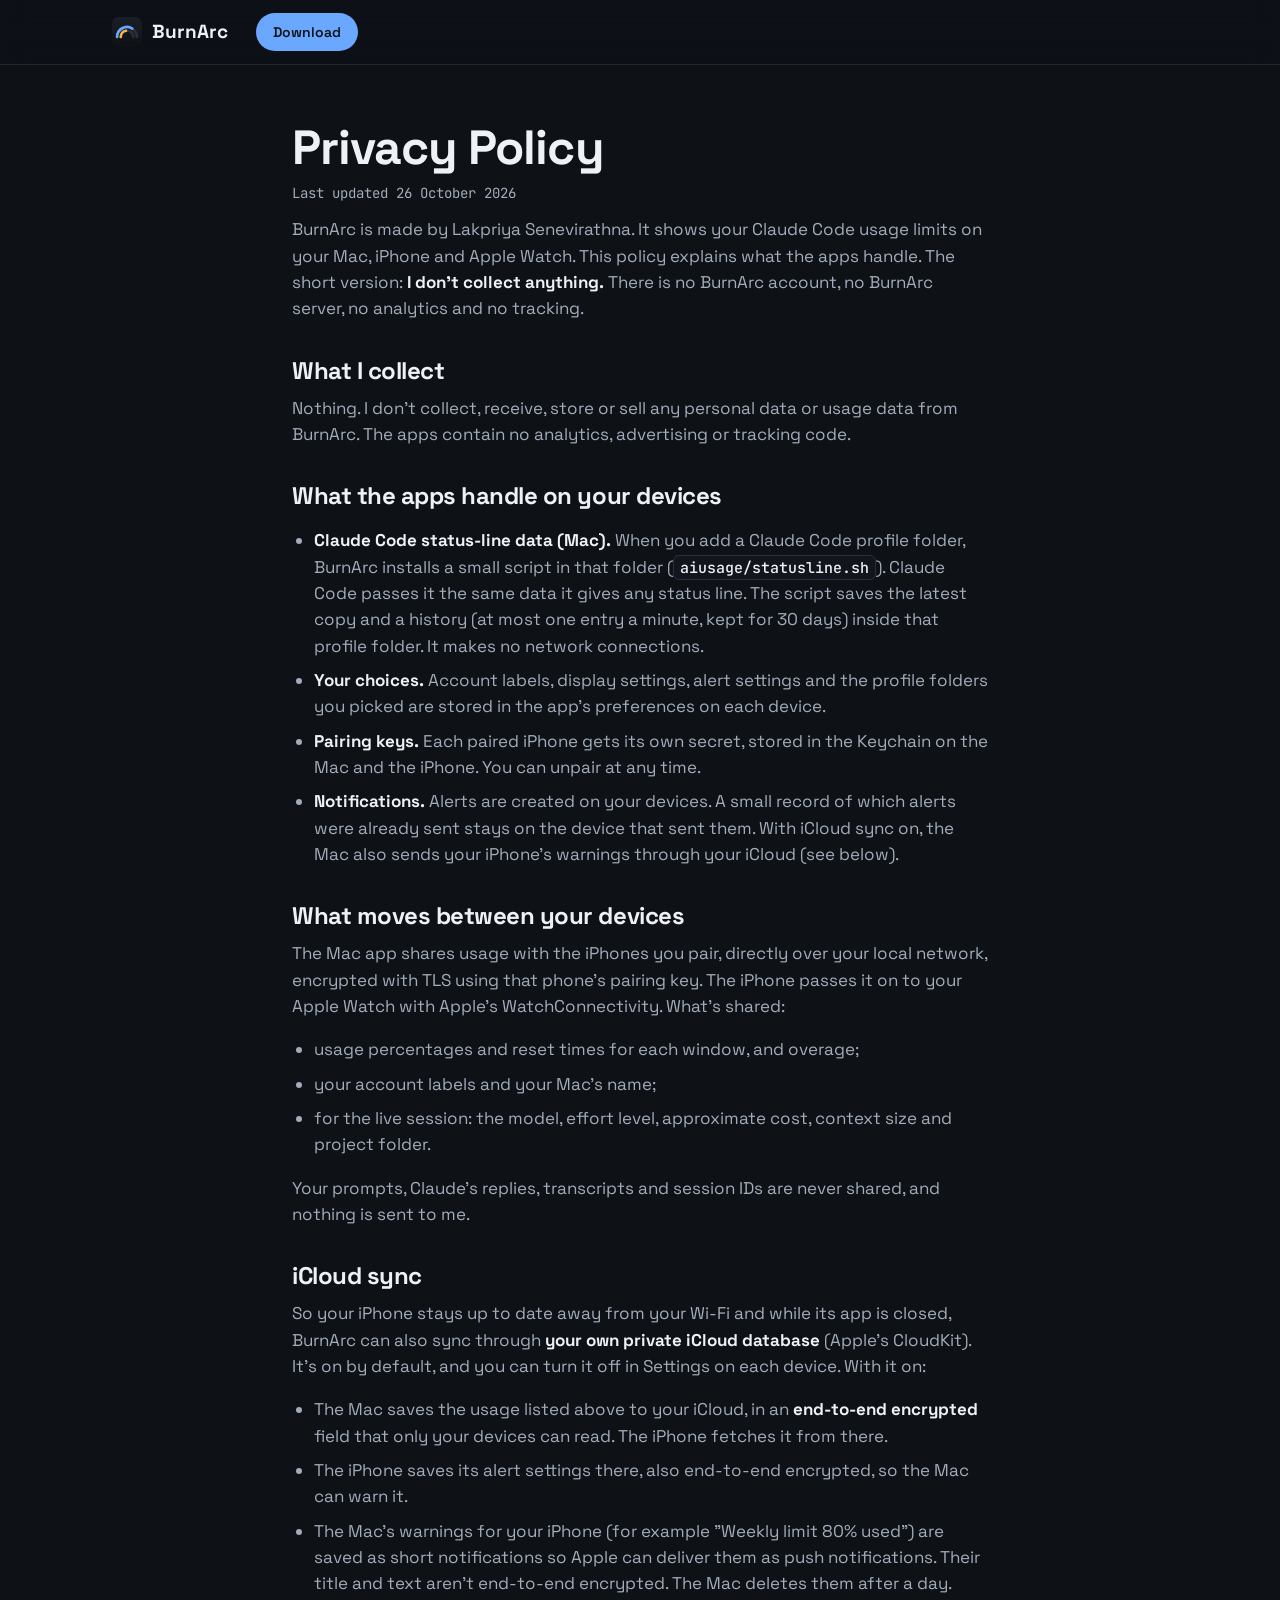
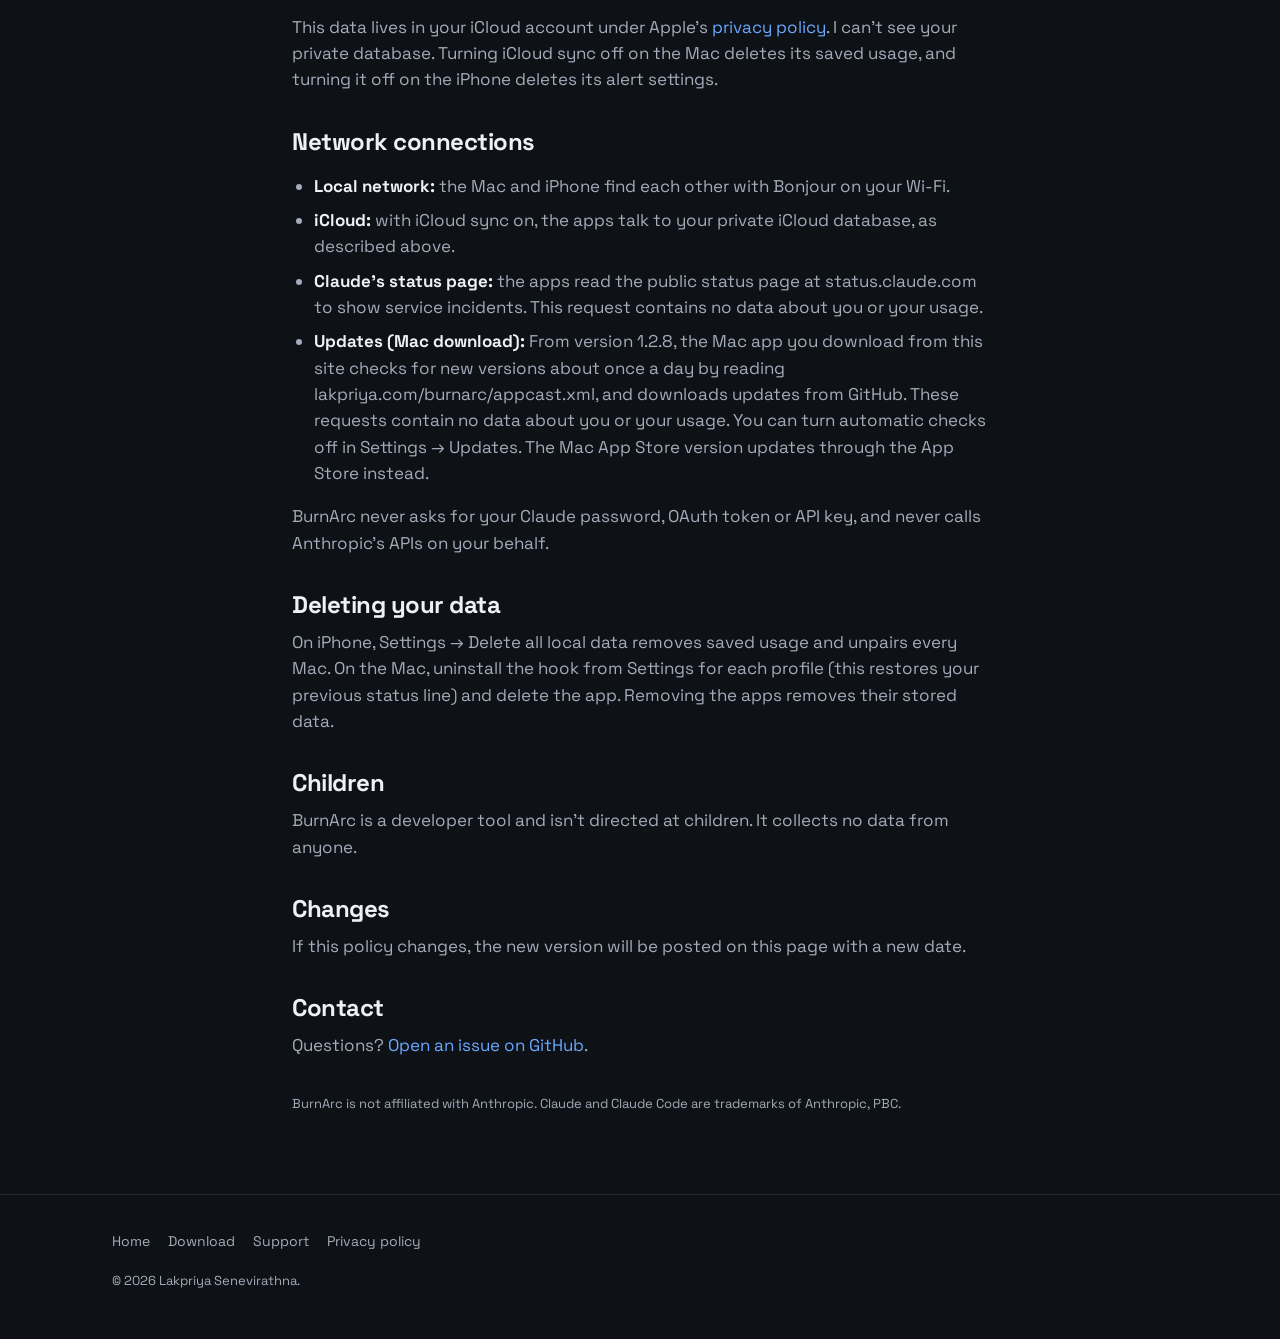
<file: privacy.html>
<!doctype html>
<html lang="en">
<head>
<meta charset="utf-8">
<meta name="viewport" content="width=device-width, initial-scale=1">
<title>Privacy Policy — BurnArc</title>
<meta name="description" content="BurnArc's privacy policy: no account, no BurnArc server, no tracking. Your Claude Code usage stays on your devices and in your own iCloud.">
<link rel="canonical" href="https://lakpriya1s.github.io/burnarc/privacy.html">
<meta name="theme-color" content="#0E1116">
<meta property="og:type" content="article">
<meta property="og:title" content="BurnArc privacy policy">
<meta property="og:description" content="No account, no BurnArc server, no tracking. Your usage stays on your devices and in your own iCloud.">
<meta property="og:url" content="https://lakpriya1s.github.io/burnarc/privacy.html">
<meta property="og:image" content="https://lakpriya1s.github.io/burnarc/assets/og.png">
<meta name="twitter:card" content="summary_large_image">
<link rel="icon" href="assets/icon.svg" type="image/svg+xml">
<link rel="icon" href="assets/favicon-32.png" sizes="32x32" type="image/png">
<link rel="apple-touch-icon" href="assets/apple-touch-icon.png">
<link rel="preconnect" href="https://fonts.googleapis.com">
<link rel="preconnect" href="https://fonts.gstatic.com" crossorigin>
<link href="https://fonts.googleapis.com/css2?family=JetBrains+Mono:wght@400;500;600&family=Space+Grotesk:wght@400;500;600;700&display=swap" rel="stylesheet">
<link rel="stylesheet" href="assets/site.css?v=4">
<script>document.documentElement.classList.add("js");try{var t=localStorage.getItem("burnarc.theme");if(t&&t!=="default")document.documentElement.setAttribute("data-theme",t)}catch(e){}</script>
</head>
<body>
<header class="nav">
  <div class="wrap">
    <a class="brand" href="./"><img src="assets/icon.svg" alt="" width="30" height="30">BurnArc</a>
    <a class="btn btn-primary btn-small" href="./#download">Download</a>
  </div>
</header>
<main class="legal">
  <div class="wrap">
    <h1>Privacy Policy</h1>
    <p class="mono" style="font-size:14px">Last updated 26 October 2026</p>

    <p>BurnArc is made by Lakpriya Senevirathna. It shows your Claude Code usage limits on your Mac, iPhone and Apple Watch. This policy explains what the apps handle. The short version: <strong>I don't collect anything.</strong> There is no BurnArc account, no BurnArc server, no analytics and no tracking.</p>

    <h2>What I collect</h2>
    <p>Nothing. I don't collect, receive, store or sell any personal data or usage data from BurnArc. The apps contain no analytics, advertising or tracking code.</p>

    <h2>What the apps handle on your devices</h2>
    <ul>
      <li><strong>Claude Code status-line data (Mac).</strong> When you add a Claude Code profile folder, BurnArc installs a small script in that folder (<code>aiusage/statusline.sh</code>). Claude Code passes it the same data it gives any status line. The script saves the latest copy and a history (at most one entry a minute, kept for 30 days) inside that profile folder. It makes no network connections.</li>
      <li><strong>Your choices.</strong> Account labels, display settings, alert settings and the profile folders you picked are stored in the app's preferences on each device.</li>
      <li><strong>Pairing keys.</strong> Each paired iPhone gets its own secret, stored in the Keychain on the Mac and the iPhone. You can unpair at any time.</li>
      <li><strong>Notifications.</strong> Alerts are created on your devices. A small record of which alerts were already sent stays on the device that sent them. With iCloud sync on, the Mac also sends your iPhone's warnings through your iCloud (see below).</li>
    </ul>

    <h2>What moves between your devices</h2>
    <p>The Mac app shares usage with the iPhones you pair, directly over your local network, encrypted with TLS using that phone's pairing key. The iPhone passes it on to your Apple Watch with Apple's WatchConnectivity. What's shared:</p>
    <ul>
      <li>usage percentages and reset times for each window, and overage;</li>
      <li>your account labels and your Mac's name;</li>
      <li>for the live session: the model, effort level, approximate cost, context size and project folder.</li>
    </ul>
    <p>Your prompts, Claude's replies, transcripts and session IDs are never shared, and nothing is sent to me.</p>

    <h2>iCloud sync</h2>
    <p>So your iPhone stays up to date away from your Wi-Fi and while its app is closed, BurnArc can also sync through <strong>your own private iCloud database</strong> (Apple's CloudKit). It's on by default, and you can turn it off in Settings on each device. With it on:</p>
    <ul>
      <li>The Mac saves the usage listed above to your iCloud, in an <strong>end-to-end encrypted</strong> field that only your devices can read. The iPhone fetches it from there.</li>
      <li>The iPhone saves its alert settings there, also end-to-end encrypted, so the Mac can warn it.</li>
      <li>The Mac's warnings for your iPhone (for example "Weekly limit 80% used") are saved as short notifications so Apple can deliver them as push notifications. Their title and text aren't end-to-end encrypted. The Mac deletes them after a day.</li>
    </ul>
    <p>This data lives in your iCloud account under Apple's <a href="https://www.apple.com/legal/privacy/">privacy policy</a>. I can't see your private database. Turning iCloud sync off on the Mac deletes its saved usage, and turning it off on the iPhone deletes its alert settings.</p>

    <h2>Network connections</h2>
    <ul>
      <li><strong>Local network:</strong> the Mac and iPhone find each other with Bonjour on your Wi-Fi.</li>
      <li><strong>iCloud:</strong> with iCloud sync on, the apps talk to your private iCloud database, as described above.</li>
      <li><strong>Claude's status page:</strong> the apps read the public status page at status.claude.com to show service incidents. This request contains no data about you or your usage.</li>
      <li><strong>Updates (Mac download):</strong> From version 1.2.8, the Mac app you download from this site checks for new versions about once a day by reading lakpriya.com/burnarc/appcast.xml, and downloads updates from GitHub. These requests contain no data about you or your usage. You can turn automatic checks off in Settings → Updates. The Mac App Store version updates through the App Store instead.</li>
    </ul>
    <p>BurnArc never asks for your Claude password, OAuth token or API key, and never calls Anthropic's APIs on your behalf.</p>

    <h2>Deleting your data</h2>
    <p>On iPhone, Settings → Delete all local data removes saved usage and unpairs every Mac. On the Mac, uninstall the hook from Settings for each profile (this restores your previous status line) and delete the app. Removing the apps removes their stored data.</p>

    <h2>Children</h2>
    <p>BurnArc is a developer tool and isn't directed at children. It collects no data from anyone.</p>

    <h2>Changes</h2>
    <p>If this policy changes, the new version will be posted on this page with a new date.</p>

    <h2>Contact</h2>
    <p>Questions? <a href="https://github.com/lakpriya1s/burnarc/issues">Open an issue on GitHub</a>.</p>

    <p style="margin-top:36px" class="fine">BurnArc is not affiliated with Anthropic. Claude and Claude Code are trademarks of Anthropic, PBC.</p>
  </div>
</main>
<footer>
  <div class="wrap">
    <nav aria-label="Footer"><a href="./">Home</a><a href="./#download">Download</a><a href="support.html">Support</a><a href="privacy.html">Privacy policy</a></nav>
    <p class="fine">© 2026 Lakpriya Senevirathna.</p>
  </div>
</footer>
</body>
</html>
</file>
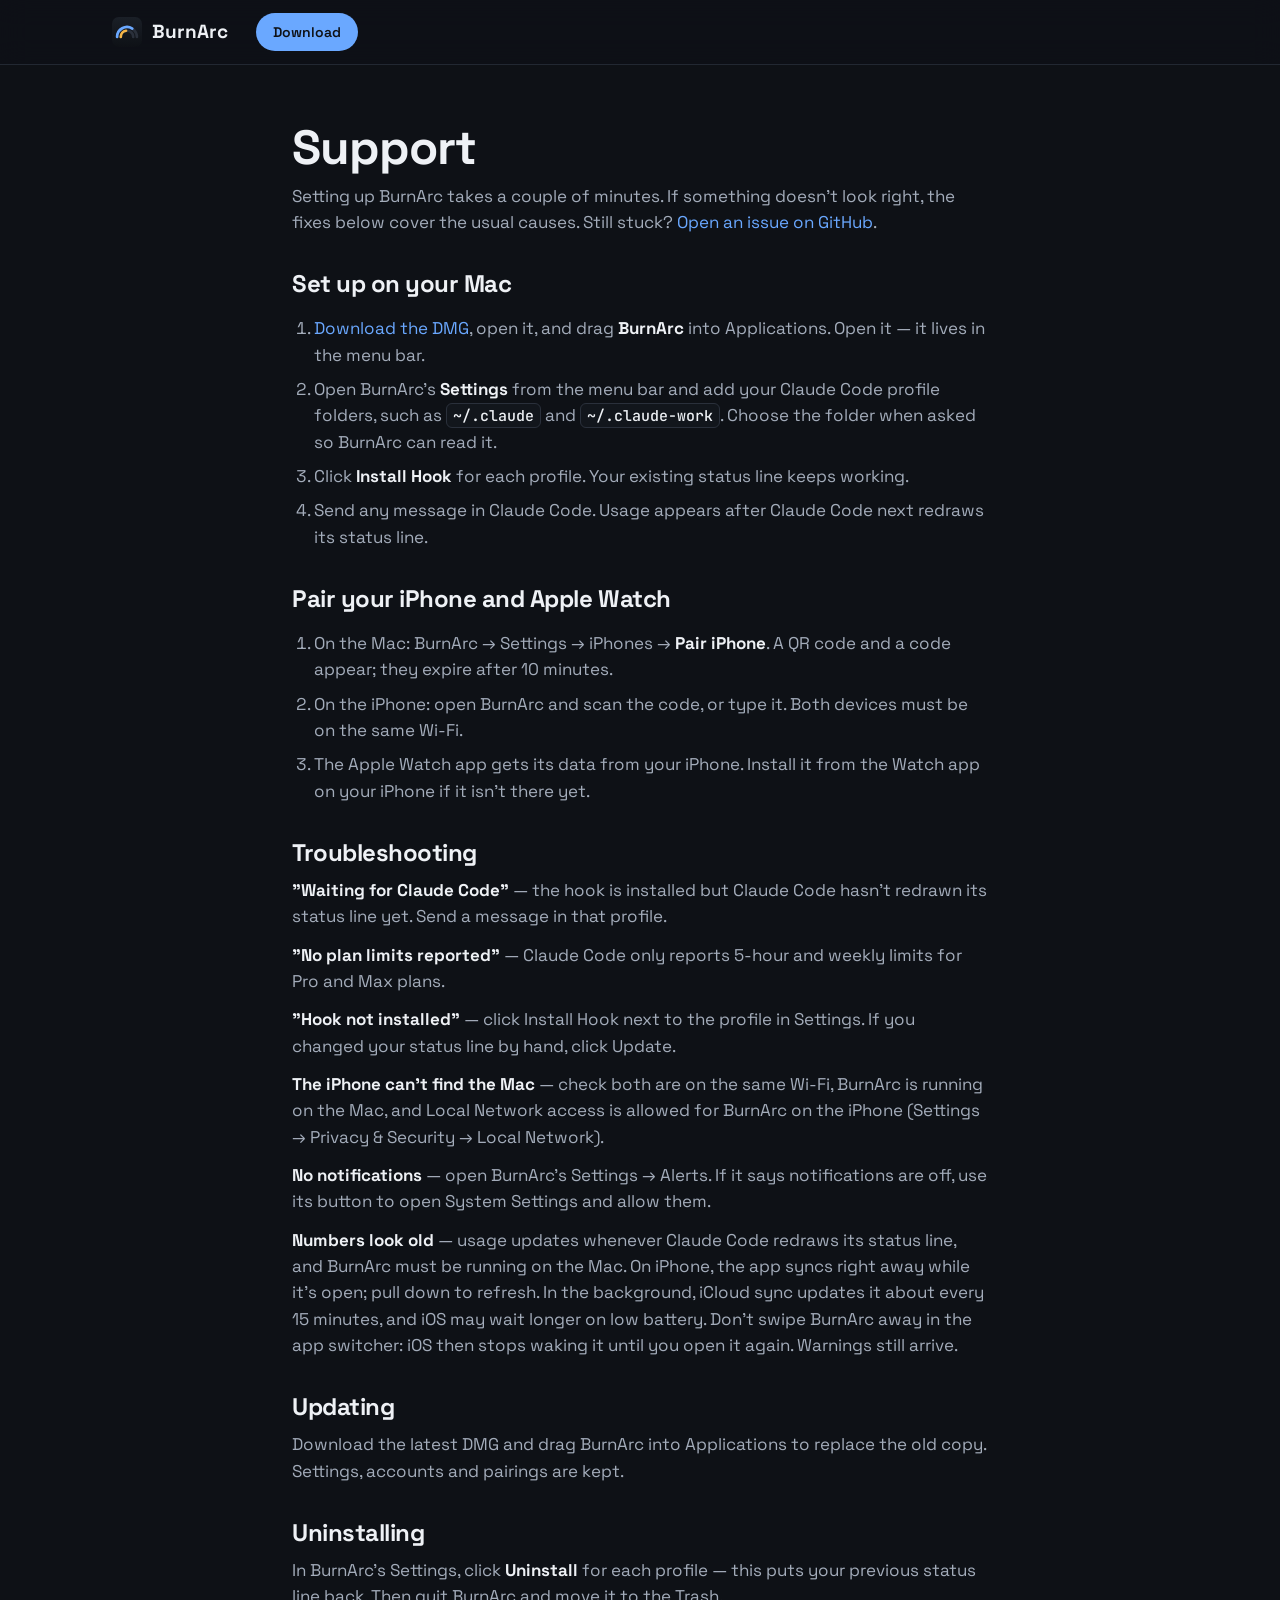
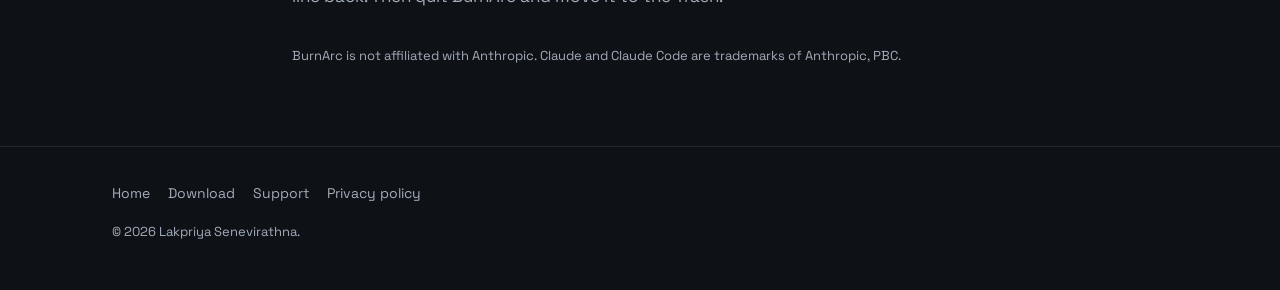
<file: support.html>
<!doctype html>
<html lang="en">
<head>
<meta charset="utf-8">
<meta name="viewport" content="width=device-width, initial-scale=1">
<title>Support — BurnArc</title>
<meta name="description" content="Set up BurnArc for Claude Code on your Mac, pair your iPhone and Apple Watch, and fix common problems.">
<link rel="canonical" href="https://lakpriya1s.github.io/burnarc/support.html">
<meta name="theme-color" content="#0E1116">
<meta property="og:type" content="article">
<meta property="og:title" content="BurnArc support">
<meta property="og:description" content="Setup and troubleshooting for BurnArc on Mac, iPhone and Apple Watch.">
<meta property="og:url" content="https://lakpriya1s.github.io/burnarc/support.html">
<meta property="og:image" content="https://lakpriya1s.github.io/burnarc/assets/og.png">
<meta name="twitter:card" content="summary_large_image">
<link rel="icon" href="assets/icon.svg" type="image/svg+xml">
<link rel="icon" href="assets/favicon-32.png" sizes="32x32" type="image/png">
<link rel="apple-touch-icon" href="assets/apple-touch-icon.png">
<link rel="preconnect" href="https://fonts.googleapis.com">
<link rel="preconnect" href="https://fonts.gstatic.com" crossorigin>
<link href="https://fonts.googleapis.com/css2?family=JetBrains+Mono:wght@400;500;600&family=Space+Grotesk:wght@400;500;600;700&display=swap" rel="stylesheet">
<link rel="stylesheet" href="assets/site.css?v=4">
<script>document.documentElement.classList.add("js");try{var t=localStorage.getItem("burnarc.theme");if(t&&t!=="default")document.documentElement.setAttribute("data-theme",t)}catch(e){}</script>
</head>
<body>
<header class="nav">
  <div class="wrap">
    <a class="brand" href="./"><img src="assets/icon.svg" alt="" width="30" height="30">BurnArc</a>
    <a class="btn btn-primary btn-small" href="./#download">Download</a>
  </div>
</header>
<main class="legal">
  <div class="wrap">
    <h1>Support</h1>
    <p>Setting up BurnArc takes a couple of minutes. If something doesn't look right, the fixes below cover the usual causes. Still stuck? <a href="https://github.com/lakpriya1s/burnarc/issues">Open an issue on GitHub</a>.</p>

    <h2>Set up on your Mac</h2>
    <ol>
      <li><a href="./#download">Download the DMG</a>, open it, and drag <strong>BurnArc</strong> into Applications. Open it — it lives in the menu bar.</li>
      <li>Open BurnArc's <strong>Settings</strong> from the menu bar and add your Claude Code profile folders, such as <code>~/.claude</code> and <code>~/.claude-work</code>. Choose the folder when asked so BurnArc can read it.</li>
      <li>Click <strong>Install Hook</strong> for each profile. Your existing status line keeps working.</li>
      <li>Send any message in Claude Code. Usage appears after Claude Code next redraws its status line.</li>
    </ol>

    <h2>Pair your iPhone and Apple Watch</h2>
    <ol>
      <li>On the Mac: BurnArc → Settings → iPhones → <strong>Pair iPhone</strong>. A QR code and a code appear; they expire after 10 minutes.</li>
      <li>On the iPhone: open BurnArc and scan the code, or type it. Both devices must be on the same Wi-Fi.</li>
      <li>The Apple Watch app gets its data from your iPhone. Install it from the Watch app on your iPhone if it isn't there yet.</li>
    </ol>

    <h2>Troubleshooting</h2>
    <p><strong>"Waiting for Claude Code"</strong> — the hook is installed but Claude Code hasn't redrawn its status line yet. Send a message in that profile.</p>
    <p><strong>"No plan limits reported"</strong> — Claude Code only reports 5-hour and weekly limits for Pro and Max plans.</p>
    <p><strong>"Hook not installed"</strong> — click Install Hook next to the profile in Settings. If you changed your status line by hand, click Update.</p>
    <p><strong>The iPhone can't find the Mac</strong> — check both are on the same Wi-Fi, BurnArc is running on the Mac, and Local Network access is allowed for BurnArc on the iPhone (Settings → Privacy &amp; Security → Local Network).</p>
    <p><strong>No notifications</strong> — open BurnArc's Settings → Alerts. If it says notifications are off, use its button to open System Settings and allow them.</p>
    <p><strong>Numbers look old</strong> — usage updates whenever Claude Code redraws its status line, and BurnArc must be running on the Mac. On iPhone, the app syncs right away while it's open; pull down to refresh. In the background, iCloud sync updates it about every 15 minutes, and iOS may wait longer on low battery. Don't swipe BurnArc away in the app switcher: iOS then stops waking it until you open it again. Warnings still arrive.</p>

    <h2>Updating</h2>
    <p>Download the latest DMG and drag BurnArc into Applications to replace the old copy. Settings, accounts and pairings are kept.</p>

    <h2>Uninstalling</h2>
    <p>In BurnArc's Settings, click <strong>Uninstall</strong> for each profile — this puts your previous status line back. Then quit BurnArc and move it to the Trash.</p>

    <p style="margin-top:36px" class="fine">BurnArc is not affiliated with Anthropic. Claude and Claude Code are trademarks of Anthropic, PBC.</p>
  </div>
</main>
<footer>
  <div class="wrap">
    <nav aria-label="Footer"><a href="./">Home</a><a href="./#download">Download</a><a href="support.html">Support</a><a href="privacy.html">Privacy policy</a></nav>
    <p class="fine">© 2026 Lakpriya Senevirathna.</p>
  </div>
</footer>
</body>
</html>
</file>
<file: assets/site.css>
/* BurnArc site. Colour tokens from the app's Palette (UsageUI/Theme.swift). */
:root {
  --bg: #0E1116;
  --surface: #161A21;
  --sunken: #12161C;
  --raised: #1A1F27;
  --border: #2A303B;
  --divider: #222832;
  --track: #2A303B;
  --text: #EEF1F5;
  --text-2: #A3ACBA;
  --danger: #FF8A6A;
  --warning: #F5B547;
  --success: #6FD6A6;
  --context: #9EE0C8;
  --overage: #C9A8FF;
  --accent: #6AA8FF;
  --weekly: color-mix(in srgb, var(--accent) 85%, white);
  --ui: "Space Grotesk", system-ui, -apple-system, "Segoe UI", sans-serif;
  --mono: "JetBrains Mono", ui-monospace, "SF Mono", Menlo, monospace;
  --radius: 20px;
  --max: 1120px;
  color-scheme: dark;
}
:root[data-theme="mono"] { --accent: #7FD1B9; }
:root[data-theme="vivid"] { --accent: #C9A8FF; --overage: #9EE0C8; }

* { box-sizing: border-box; }
html { scroll-behavior: smooth; -webkit-text-size-adjust: 100%; }
body {
  margin: 0;
  background: var(--bg);
  color: var(--text);
  font: 400 17px/1.55 var(--ui);
  -webkit-font-smoothing: antialiased;
  overflow-x: hidden;
}
@media (prefers-reduced-motion: reduce) { html { scroll-behavior: auto; } }
a { color: var(--accent); text-decoration: none; }
a:hover { text-decoration: underline; }
img, svg { display: block; max-width: 100%; }
h1, h2, h3 { line-height: 1.12; letter-spacing: -0.02em; margin: 0; }
h1 { font-size: clamp(38px, 6vw, 64px); font-weight: 700; }
h2 { font-size: clamp(30px, 4vw, 44px); font-weight: 700; }
h3 { font-size: 20px; font-weight: 600; }
p { margin: 0; }
.mono { font-family: var(--mono); }
.muted { color: var(--text-2); }
.wrap { max-width: var(--max); margin: 0 auto; padding: 0 16px; }
@media (min-width: 720px) { .wrap { padding: 0 32px; } }
.skip { position: absolute; left: -9999px; }
.skip:focus { left: 16px; top: 16px; background: var(--surface); padding: 8px 12px; border-radius: 8px; z-index: 10; }
:focus-visible { outline: 2px solid var(--accent); outline-offset: 3px; border-radius: 6px; }

/* Nav */
.nav {
  position: sticky; top: 0; z-index: 5;
  background: color-mix(in srgb, var(--bg) 82%, transparent);
  backdrop-filter: saturate(140%) blur(14px);
  -webkit-backdrop-filter: saturate(140%) blur(14px);
  border-bottom: 1px solid var(--divider);
}
.nav .wrap { display: flex; align-items: center; gap: 20px; height: 64px; }
.brand { display: flex; align-items: center; gap: 10px; color: var(--text); font-weight: 700; font-size: 19px; }
.brand:hover { text-decoration: none; }
.brand img { width: 30px; height: 30px; }
.nav ul { display: none; list-style: none; margin: 0 0 0 auto; padding: 0; gap: 22px; }
.nav ul a { color: var(--text-2); font-size: 15px; }
.nav ul a:hover { color: var(--text); text-decoration: none; }
.nav .btn { margin-left: auto; }
@media (min-width: 880px) { .nav ul { display: flex; } .nav .btn { margin-left: 8px; } }

/* Buttons */
.btn {
  display: inline-flex; align-items: center; gap: 10px;
  min-height: 48px; padding: 0 22px;
  border-radius: 999px; border: 1px solid transparent;
  font: 600 16px/1 var(--ui); cursor: pointer; white-space: nowrap;
}
.btn:hover { text-decoration: none; }
.btn-primary { background: var(--accent); color: var(--bg); }
.btn-primary:hover { filter: brightness(1.08); }
.btn-ghost { border-color: var(--border); color: var(--text); background: var(--surface); }
.btn-small { min-height: 38px; padding: 0 16px; font-size: 14px; }
.btn svg { width: 18px; height: 18px; }

/* Hero */
.hero { padding: 56px 0 40px; position: relative; }
.hero::before {
  content: ""; position: absolute; inset: -120px 0 auto 0; height: 560px; z-index: -1;
  background: radial-gradient(600px 300px at 70% 30%, color-mix(in srgb, var(--accent) 16%, transparent), transparent 70%),
              radial-gradient(500px 260px at 20% 10%, color-mix(in srgb, var(--danger) 10%, transparent), transparent 70%);
}
.hero .wrap { display: grid; gap: 40px; align-items: center; }
@media (min-width: 920px) { .hero .wrap { grid-template-columns: 1.1fr 0.9fr; } .hero { padding: 88px 0 64px; } }
.eyebrow {
  display: inline-flex; align-items: center; gap: 8px;
  font: 500 13px/1 var(--mono); color: var(--text-2);
  border: 1px solid var(--border); background: var(--surface);
  padding: 8px 12px; border-radius: 999px; margin-bottom: 22px;
}
.dot { width: 8px; height: 8px; border-radius: 50%; background: var(--success); display: inline-block; flex: none; }
.hero h1 span { color: var(--accent); }
.lede { font-size: clamp(18px, 2.2vw, 21px); color: var(--text-2); margin: 20px 0 30px; max-width: 34em; }
.cta { display: flex; flex-wrap: wrap; gap: 12px; align-items: center; }
.cta-note { width: 100%; font: 400 13px/1.5 var(--mono); color: var(--text-2); margin-top: 6px; }

/* Device stage in the hero */
.stage { position: relative; display: grid; gap: 16px; justify-items: center; }
.menubar {
  width: 100%; max-width: 440px; height: 34px; border-radius: 10px;
  background: #1c2028; border: 1px solid var(--border);
  display: flex; align-items: center; justify-content: flex-end; gap: 14px; padding: 0 12px;
  font: 500 13px/1 var(--ui); color: var(--text);
}
.menubar .item { display: flex; align-items: center; gap: 6px; padding: 4px 8px; border-radius: 6px; }
.menubar .item.active { background: #2b313b; }
.menubar .faint { color: var(--text-2); }
.tray { width: 24px; height: 16px; }

.card {
  background: var(--surface); border: 1px solid var(--border);
  border-radius: var(--radius); padding: 16px;
}
.popover { width: 100%; max-width: 380px; box-shadow: 0 24px 60px rgba(0,0,0,.45); }
.pop-head { display: flex; align-items: center; justify-content: space-between; margin-bottom: 12px; }
.pop-head h3 { font-size: 17px; }
.acct { padding: 12px 0; border-top: 1px solid var(--divider); }
.acct:first-of-type { border-top: 0; padding-top: 0; }
.acct-row { display: flex; align-items: center; gap: 8px; margin-bottom: 10px; }
.acct-name { font-weight: 600; font-size: 15px; }
.pill {
  margin-left: auto; font: 600 12px/1 var(--mono);
  padding: 6px 9px; border-radius: 999px;
  color: var(--danger); background: color-mix(in srgb, var(--danger) 14%, transparent);
}
.win { display: grid; grid-template-columns: 62px 1fr auto; align-items: center; gap: 10px; font-size: 13px; margin: 8px 0; }
.win .label { color: var(--text-2); }
.win .val { font: 500 12px/1 var(--mono); color: var(--text); min-width: 92px; text-align: right; }
.bar { position: relative; height: 6px; border-radius: 99px; background: var(--track); }
.bar > i { position: absolute; inset: 0 auto 0 0; border-radius: 99px; background: var(--accent); }
.bar > b { position: absolute; top: -3px; width: 2px; height: 12px; border-radius: 2px; background: var(--text); }
.pop-foot { display: flex; justify-content: space-between; gap: 8px; margin-top: 10px; padding-top: 10px; border-top: 1px solid var(--divider); font: 400 12px/1.4 var(--mono); color: var(--text-2); }
.pop-foot span { display: inline-flex; align-items: center; gap: 6px; }

/* Sections */
section { padding: 72px 0; }
.section-head { max-width: 44em; margin-bottom: 40px; }
.section-head p { color: var(--text-2); font-size: 19px; margin-top: 14px; }
.kicker { font: 600 13px/1 var(--mono); letter-spacing: .08em; text-transform: uppercase; color: var(--accent); margin-bottom: 14px; display: block; }
.band { border-top: 1px solid var(--divider); }

.steps { display: grid; gap: 16px; counter-reset: step; }
@media (min-width: 820px) { .steps { grid-template-columns: repeat(3, 1fr); } }
.step { position: relative; padding: 22px; }
.step::before {
  counter-increment: step; content: counter(step);
  display: grid; place-items: center; width: 34px; height: 34px; border-radius: 50%;
  background: var(--raised); border: 1px solid var(--border);
  font: 600 15px/1 var(--mono); color: var(--accent); margin-bottom: 16px;
}
.step p { color: var(--text-2); margin-top: 8px; }
.step code, .faq code, .legal code { font: 500 0.88em/1 var(--mono); background: var(--sunken); border: 1px solid var(--border); border-radius: 6px; padding: 2px 6px; color: var(--text); }

.grid { display: grid; gap: 16px; }
@media (min-width: 640px) { .grid { grid-template-columns: repeat(2, 1fr); } }
@media (min-width: 980px) { .grid { grid-template-columns: repeat(3, 1fr); } }
.feature { padding: 22px; transition: border-color .2s, transform .2s; }
.feature:hover { border-color: color-mix(in srgb, var(--accent) 45%, var(--border)); transform: translateY(-2px); }
.feature .ico { width: 40px; height: 40px; border-radius: 12px; display: grid; place-items: center; background: var(--raised); border: 1px solid var(--border); margin-bottom: 16px; color: var(--accent); }
.feature .ico svg { width: 22px; height: 22px; }
.feature p { color: var(--text-2); margin-top: 8px; font-size: 16px; }
.feature .eg { margin-top: 12px; font: 500 13px/1.4 var(--mono); color: var(--text); }

/* Showcase bands */
.show { display: grid; gap: 36px; align-items: center; padding: 40px 0; }
@media (min-width: 920px) { .show { grid-template-columns: 1fr 1fr; } .show.flip > :first-child { order: 2; } }
.show ul { list-style: none; padding: 0; margin: 20px 0 0; display: grid; gap: 12px; }
.show li { display: flex; gap: 12px; color: var(--text-2); }
.show li::before { content: ""; flex: none; width: 8px; height: 8px; margin-top: 9px; border-radius: 50%; background: var(--accent); }
.show li strong { color: var(--text); font-weight: 600; }
.show .visual { display: flex; flex-wrap: wrap; gap: 16px; justify-content: center; }

/* Phone mock */
.phone {
  width: 290px; border-radius: 44px; padding: 12px;
  background: #0a0c10; border: 1px solid #2c323c;
  box-shadow: 0 30px 70px rgba(0,0,0,.5);
}
.screen { border-radius: 34px; background: var(--bg); padding: 22px 14px 18px; min-height: 520px; }
.screen h4 { font-size: 30px; font-weight: 700; margin: 6px 4px 2px; letter-spacing: -0.02em; }
.screen .sub { font: 400 11px/1.4 var(--mono); color: var(--text-2); margin: 0 4px 14px; }
.screen .card { border-radius: 18px; padding: 14px; margin-bottom: 10px; }
.screen .win { grid-template-columns: 1fr auto; gap: 6px; margin: 10px 0 2px; }
.screen .win .bar { grid-column: 1 / -1; height: 8px; }
.screen .win .bar > b { top: -4px; height: 16px; }
.cap { font: 400 11px/1.4 var(--mono); color: var(--text-2); }
.tabbar { display: flex; justify-content: space-around; margin-top: 16px; padding: 8px; border-radius: 999px; background: var(--raised); border: 1px solid var(--border); font-size: 10px; color: var(--text-2); }
.tabbar span { padding: 6px 10px; border-radius: 999px; }
.tabbar .on { background: var(--track); color: var(--text); }

/* Watch mock */
.watch {
  width: 198px; height: 238px; border-radius: 54px; padding: 12px;
  background: #0a0c10; border: 1px solid #2c323c; box-shadow: 0 30px 70px rgba(0,0,0,.5);
}
.watch .screen { min-height: 0; height: 100%; border-radius: 42px; padding: 14px 12px; }
.watch .card { border-radius: 16px; padding: 10px; margin: 0; }
.watch .title { font: 600 13px/1 var(--ui); color: var(--accent); margin: 2px 4px 8px; }

/* Widget mocks */
.widgets { display: grid; gap: 16px; grid-template-columns: repeat(2, minmax(0, 158px)); justify-content: center; }
.widget { aspect-ratio: 1; border-radius: 26px; padding: 14px; background: var(--surface); border: 1px solid var(--border); display: flex; flex-direction: column; }
.widget.wide { grid-column: span 2; aspect-ratio: auto; }
.widget .w-head { display: flex; justify-content: space-between; align-items: center; font-weight: 600; font-size: 13px; }
.widget .w-foot { font: 400 11px/1.3 var(--mono); color: var(--text-2); margin-top: auto; }
.widget .gauge { margin: auto; width: 100%; max-width: 128px; }
.widget .win { margin: 6px 0; grid-template-columns: 34px 1fr auto; font-size: 11px; }
.widget .win .val { min-width: 0; font-size: 11px; }
.lock { display: flex; gap: 16px; justify-content: center; margin-top: 4px; }
.lock .circ { width: 64px; height: 64px; border-radius: 50%; background: rgba(255,255,255,.08); display: grid; place-items: center; }

/* Gauge text */
.gauge { position: relative; aspect-ratio: 128 / 74; }
.gauge svg { width: 100%; height: 100%; overflow: visible; }
/* Fixed-width digits so the centre doesn't shift as the number changes. */
.gauge .g-num b { display: inline-block; min-width: 4ch; font-weight: inherit; font-variant-numeric: tabular-nums; }
.gauge .g-num { position: absolute; left: 0; right: 0; bottom: 2px; text-align: center; font: 600 21px/1 var(--mono); }
.gauge .g-sub { display: block; font: 600 10px/1.4 var(--mono); color: var(--weekly); margin-top: 3px; }
.gauge .g-fill { transition: stroke-dasharray .9s cubic-bezier(.3,.7,.2,1), stroke .6s, opacity .3s; }
.gauge .g-tick { transform-box: view-box; transform-origin: 64px 69px; transition: transform .9s cubic-bezier(.3,.7,.2,1); }

/* Hero gauge */
.hero-gauge { width: min(100%, 320px); }
.hero-gauge .g-num { font-size: clamp(40px, 6vw, 52px); bottom: 0; }
/* 100% is drawn at 3/4 size so it takes the same width as "42%": nothing shifts as the hero cycles. */
.g-num .wide { font-size: 0.75em; }
.g-num .pad { visibility: hidden; }
.hero-gauge .g-sub { font-size: 14px; }
.hero-caption { font: 500 14px/20px var(--mono); color: var(--text-2); text-align: center; height: 20px; white-space: nowrap; transition: color .4s; }

/* Demo */
.demo { display: grid; gap: 24px; align-items: center; }
@media (min-width: 900px) { .demo { grid-template-columns: 1fr 1fr; } }
.demo .card { padding: 24px; }
.field { margin-bottom: 22px; }
.field label { display: flex; justify-content: space-between; font-weight: 500; margin-bottom: 10px; }
.field output { font-family: var(--mono); color: var(--accent); }
input[type=range] { width: 100%; accent-color: var(--accent); height: 28px; }
.readout { display: grid; grid-template-columns: repeat(3, 1fr); gap: 10px; }
.readout div { background: var(--sunken); border: 1px solid var(--border); border-radius: 14px; padding: 12px; }
.readout dt { font-size: 12px; color: var(--text-2); }
.readout dd { margin: 6px 0 0; font: 600 18px/1.2 var(--mono); }
.verdict { margin-top: 16px; font: 600 16px/1.4 var(--mono); }

/* Privacy */
.privacy-grid { display: grid; gap: 16px; }
@media (min-width: 820px) { .privacy-grid { grid-template-columns: repeat(2, 1fr); } }
.privacy-grid .card { display: flex; gap: 14px; padding: 20px; }
.privacy-grid svg { flex: none; width: 24px; height: 24px; color: var(--success); margin-top: 2px; }
.privacy-grid p { color: var(--text-2); margin-top: 4px; font-size: 16px; }
.flow { margin-top: 24px; display: flex; flex-wrap: wrap; gap: 10px; align-items: center; justify-content: center; font: 500 14px/1 var(--mono); color: var(--text-2); }
.flow span.node { background: var(--surface); border: 1px solid var(--border); border-radius: 999px; padding: 10px 14px; color: var(--text); }

/* Requirements, FAQ */
.reqs { display: grid; gap: 12px; }
@media (min-width: 720px) { .reqs { grid-template-columns: repeat(4, 1fr); } }
.reqs .card { padding: 18px; }
.reqs dt { font: 500 12px/1 var(--mono); color: var(--text-2); text-transform: uppercase; letter-spacing: .06em; }
.reqs dd { margin: 8px 0 0; font-weight: 600; }
.faq details { border-bottom: 1px solid var(--divider); padding: 18px 0; }
.faq summary { cursor: pointer; font-weight: 600; font-size: 18px; list-style: none; display: flex; justify-content: space-between; gap: 16px; }
.faq summary::-webkit-details-marker { display: none; }
.faq summary::after { content: "+"; font: 400 22px/1 var(--mono); color: var(--accent); }
.faq details[open] summary::after { content: "–"; }
.faq details p { color: var(--text-2); margin-top: 10px; max-width: 46em; }

/* Download band */
.download { text-align: center; }
.download .card { padding: 40px 20px; background: linear-gradient(180deg, var(--raised), var(--surface)); }
.download img { width: 88px; height: 88px; margin: 0 auto 18px; }
.download .cta { justify-content: center; margin-top: 24px; }

/* Footer */
footer { border-top: 1px solid var(--divider); padding: 36px 0 48px; color: var(--text-2); font-size: 14px; }
footer .wrap { display: grid; gap: 18px; }
footer nav { display: flex; flex-wrap: wrap; gap: 18px; }
footer nav a { color: var(--text-2); }
.themes { display: inline-flex; gap: 4px; padding: 4px; border-radius: 999px; background: var(--surface); border: 1px solid var(--border); }
.themes button { font: 500 13px/1 var(--ui); color: var(--text-2); background: none; border: 0; padding: 8px 12px; border-radius: 999px; cursor: pointer; }
.themes button[aria-pressed="true"] { background: var(--track); color: var(--text); }
.fine { font-size: 13px; }

/* Legal pages */
.legal { padding: 56px 0 80px; }
.legal .wrap { max-width: 760px; }
.legal h1 { font-size: clamp(34px, 5vw, 48px); margin-bottom: 8px; }
.legal h2 { font-size: 24px; margin: 36px 0 10px; }
.legal p, .legal li { color: var(--text-2); }
.legal p + p { margin-top: 12px; }
.legal ul, .legal ol { padding-left: 22px; }
.legal li + li { margin-top: 8px; }
.legal strong { color: var(--text); }

.js .reveal { opacity: 0; transform: translateY(14px); transition: opacity .6s, transform .6s; }
.js .reveal.in { opacity: 1; transform: none; }
@media (prefers-reduced-motion: reduce) {
  .js .reveal { opacity: 1; transform: none; transition: none; }
  .gauge .g-fill, .gauge .g-tick { transition: none; }
}

/* Terminal: BurnArc's status line under a Claude Code prompt */
.term {
  width: 100%; max-width: 620px; border: 1px solid var(--border); border-radius: 14px;
  background: #0A0C10; overflow: hidden; box-shadow: 0 24px 60px rgba(0,0,0,.35);
}
.term-bar { display: flex; align-items: center; gap: 7px; padding: 10px 14px; background: var(--raised); border-bottom: 1px solid var(--border); }
.term-bar i { width: 11px; height: 11px; border-radius: 50%; background: var(--border); }
.term-bar span { margin-left: 8px; font: 500 12px/1 var(--mono); color: var(--text-2); }
.term-body { padding: 14px 16px 18px; font: 400 12.5px/1.7 var(--mono); color: var(--text); }
.term-body p { margin: 0; white-space: pre-wrap; }
.term-body .t-rule { height: 1px; background: var(--divider); margin: 6px 0; }
.t-line { display: flex; flex-wrap: wrap; column-gap: 2ch; }
.t-line .seg { white-space: pre; }
.t-acc { color: var(--accent); } .t-txt { color: var(--text); } .t-mut { color: var(--text-2); }
.t-dim { color: #6B7482; } .t-warn { color: var(--warning); } .t-dan { color: var(--danger); }
.t-ctx { color: var(--context); } .t-trk { color: #3A4352; }
.term-choice { display: flex; align-items: center; gap: 8px; font: 500 13px/1 var(--mono); }
.term-choice .chip { padding: 7px 12px; border-radius: 999px; border: 1px solid var(--border); color: var(--text-2); }
.term-choice .chip.on { border-color: var(--accent); color: var(--accent); background: color-mix(in srgb, var(--accent) 12%, transparent); }
.soon { margin-left: 8px; padding: 4px 8px; border-radius: 999px; border: 1px solid var(--border); color: var(--text-2); letter-spacing: .04em; }
@media (max-width: 420px) { .term-body { font-size: 11.5px; padding: 12px; } }
@media (min-width: 920px) { #terminal { grid-template-columns: 1fr 1.3fr; } }
</file>
